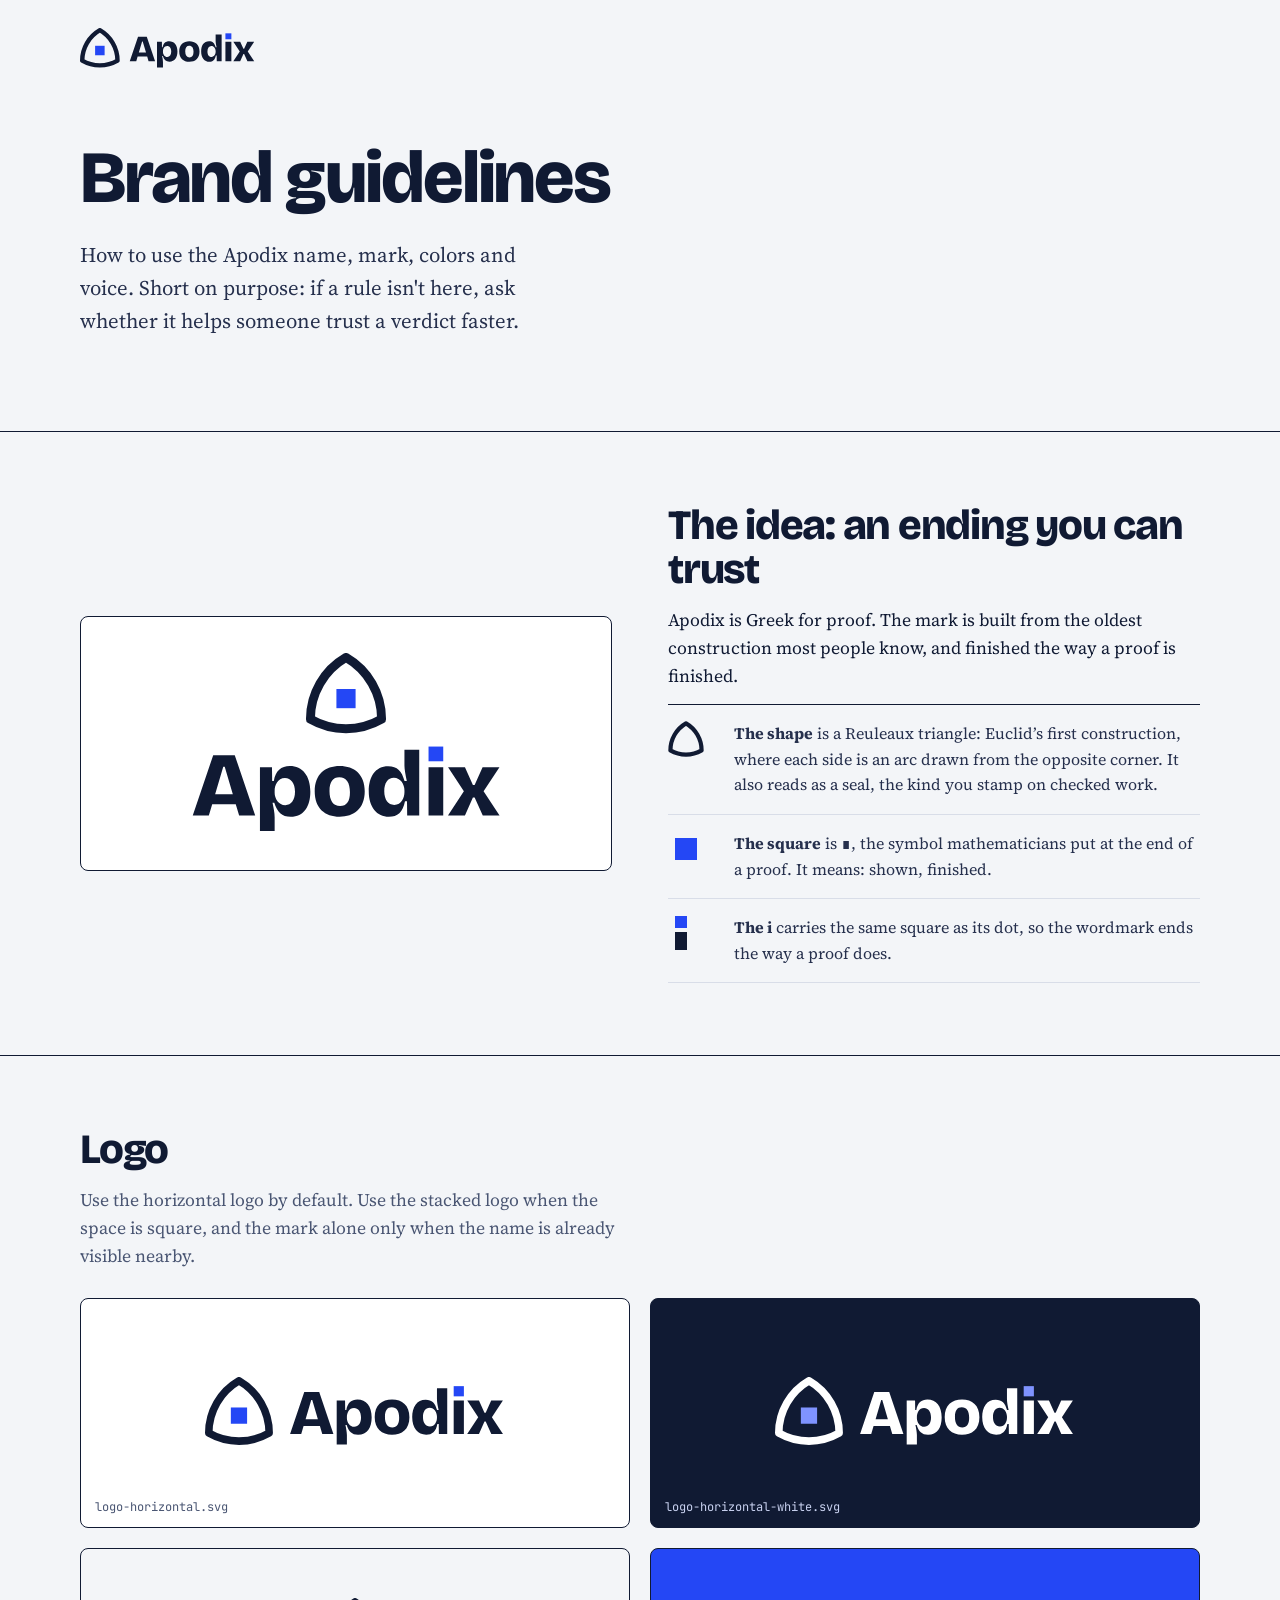
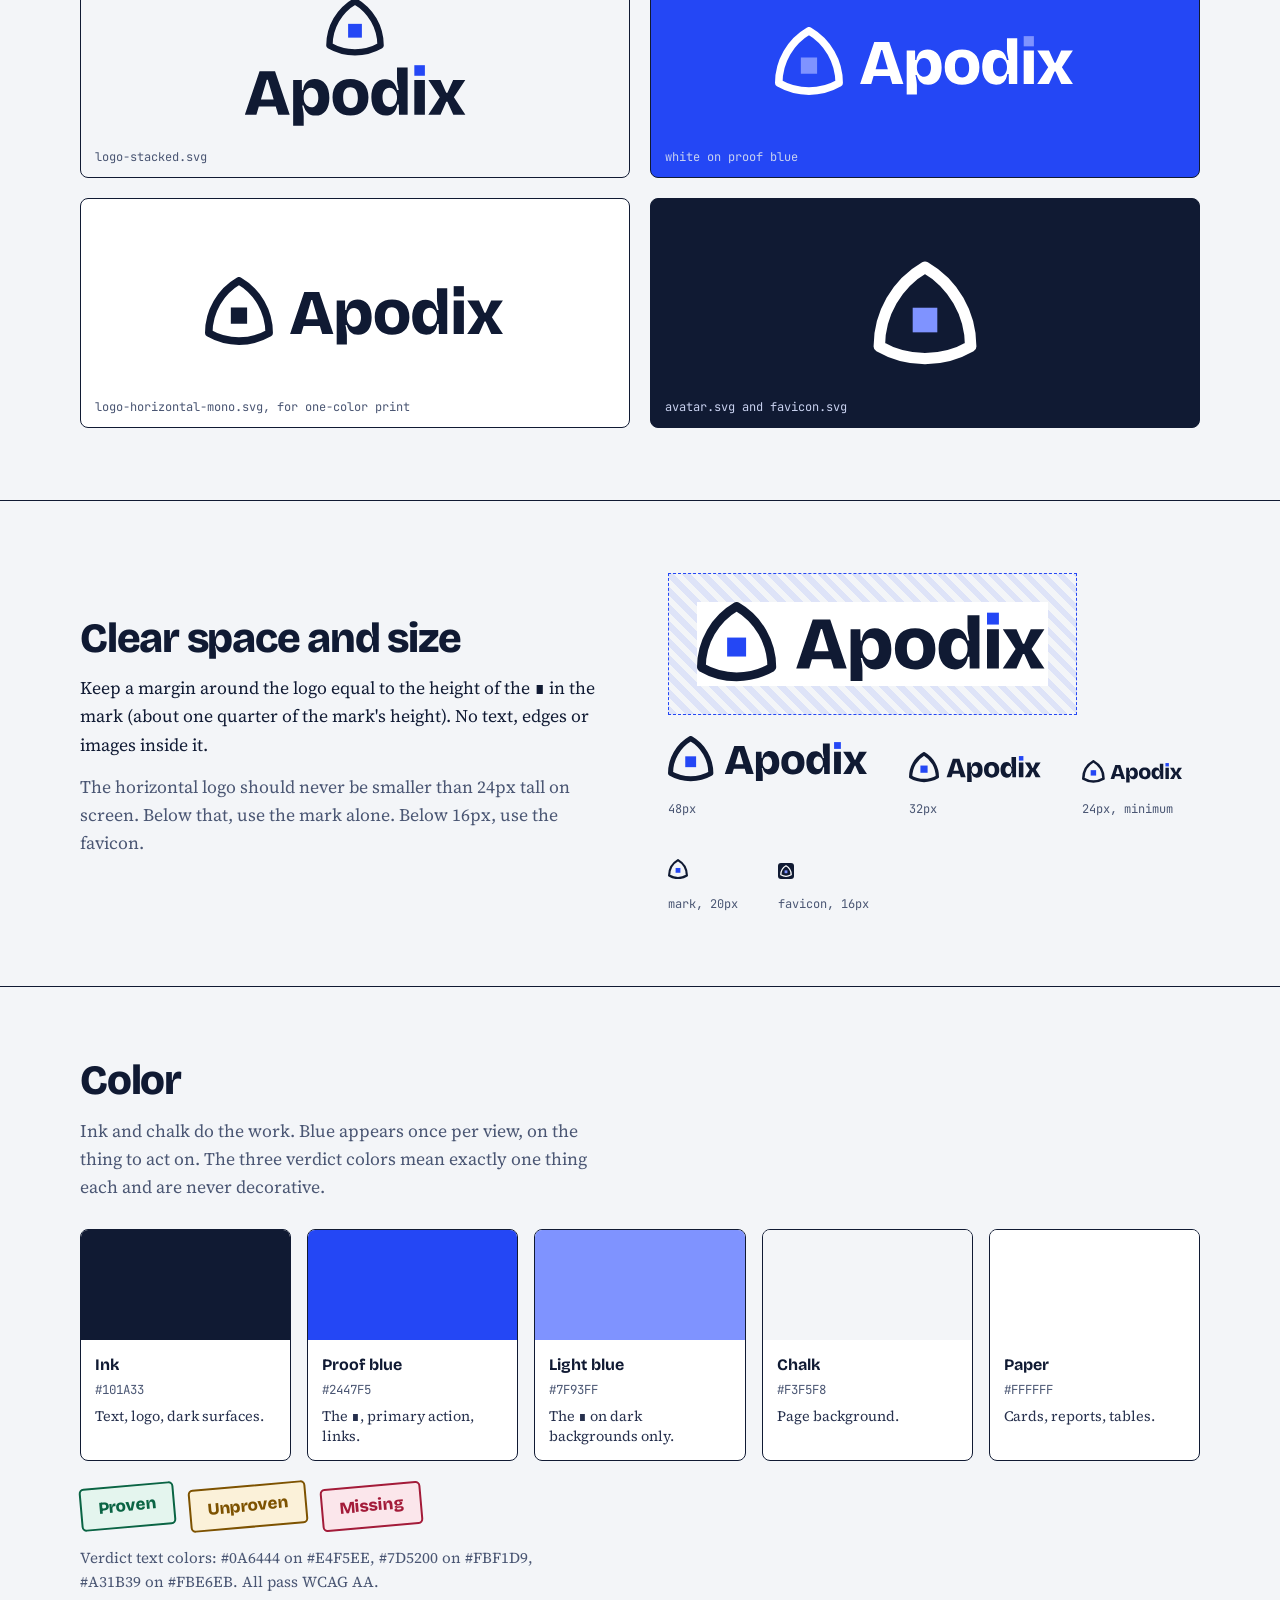
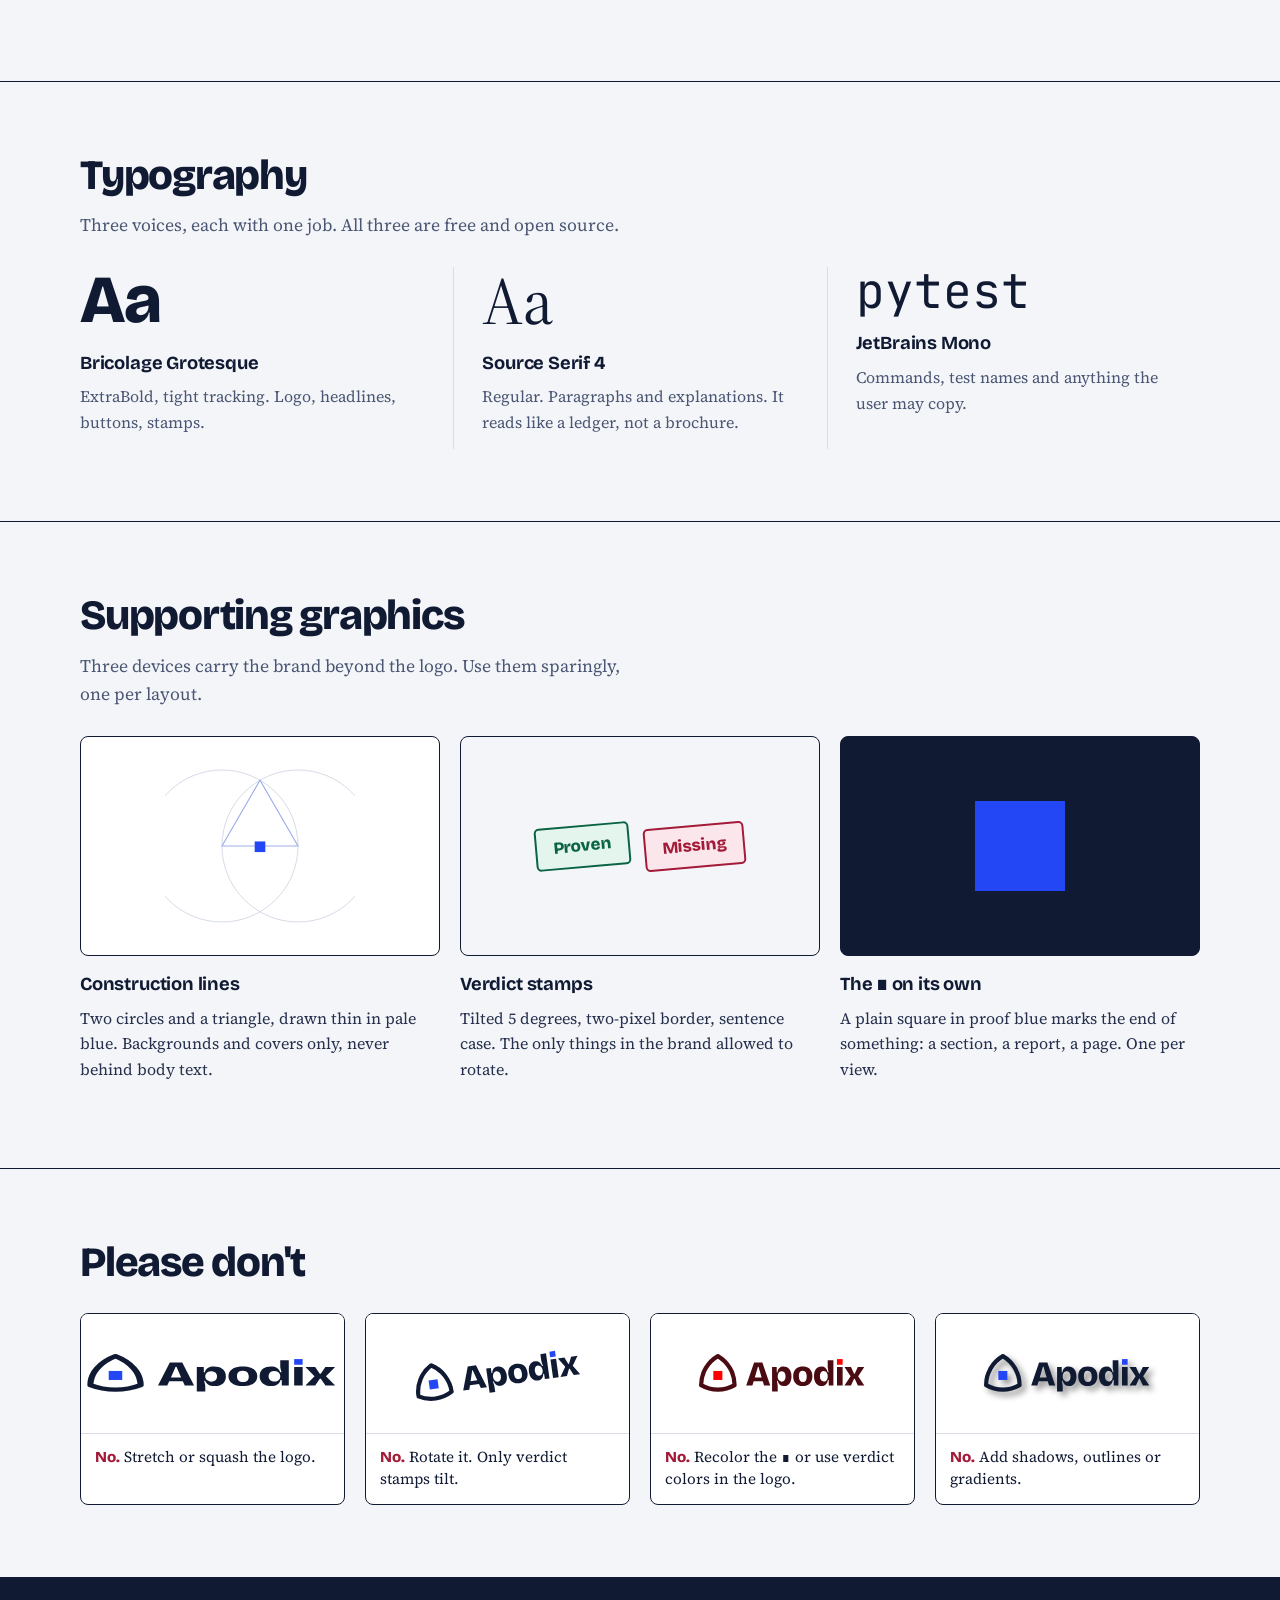
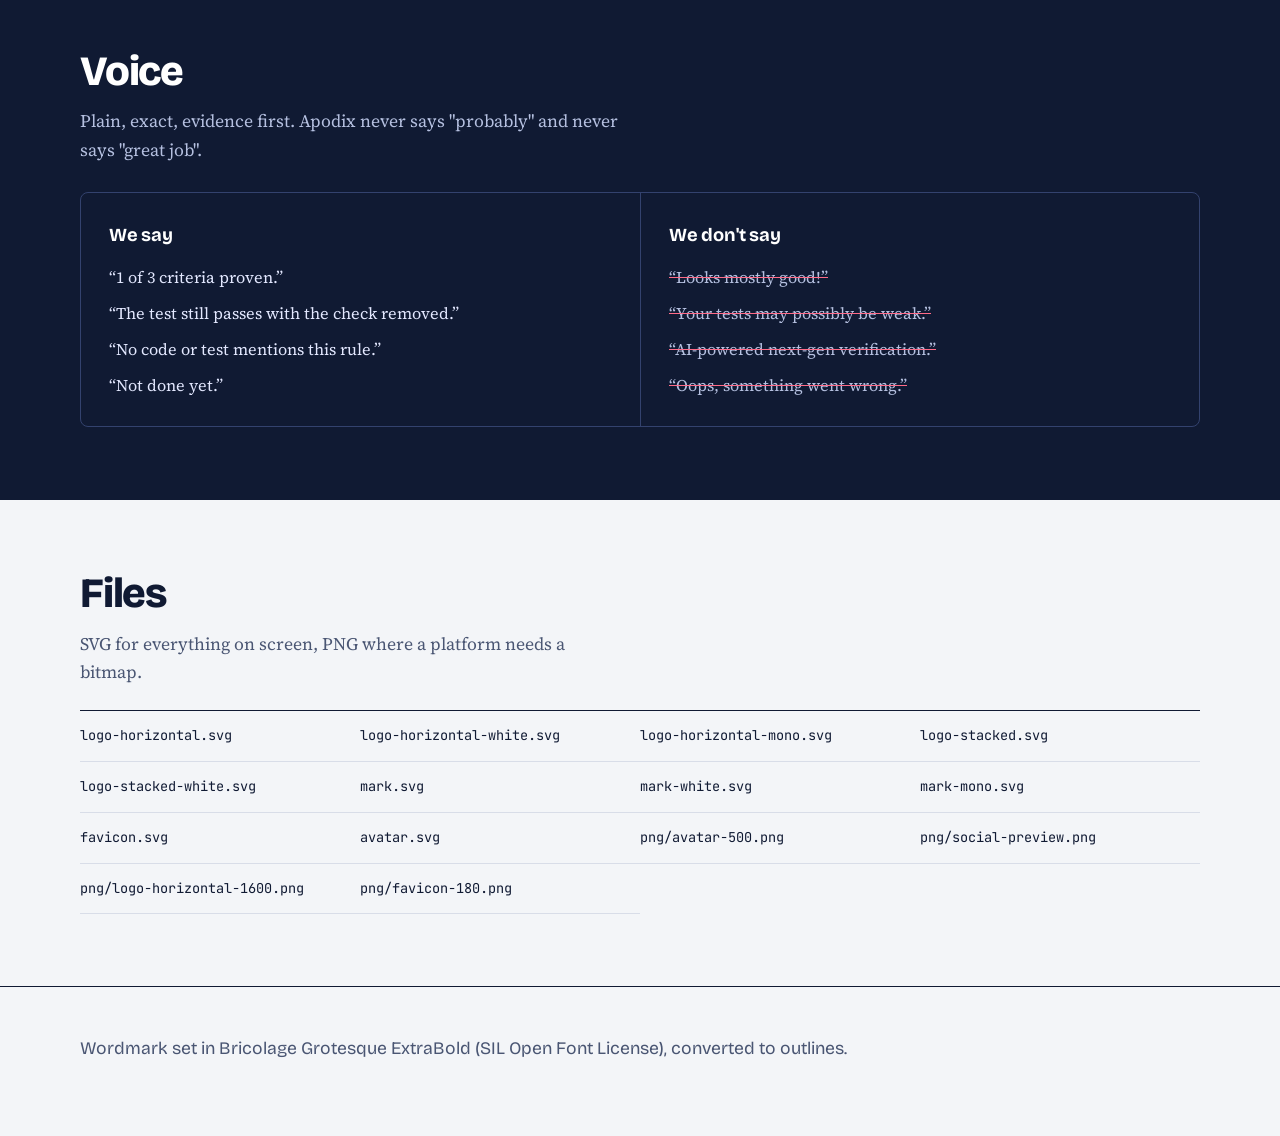
<file: brand/index.html>
<!doctype html>
<html lang="en">
<head>
<meta charset="utf-8">
<meta name="viewport" content="width=device-width, initial-scale=1">
<title>Apodix brand guidelines</title>
<link rel="icon" href="favicon.svg" type="image/svg+xml">
<link rel="preconnect" href="https://fonts.googleapis.com">
<link rel="preconnect" href="https://fonts.gstatic.com" crossorigin>
<link href="https://fonts.googleapis.com/css2?family=Bricolage+Grotesque:opsz,wght@12..96,500;12..96,700;12..96,800&family=Cardo:ital@0;1&family=JetBrains+Mono:wght@400;500&family=Source+Serif+4:opsz,wght@8..60,400;8..60,600&display=swap" rel="stylesheet">
<style>
:root {
  --chalk:#F3F5F8; --paper:#FFFFFF; --ink:#101A33; --slate:#4A5673; --line:#D8DDE8;
  --blue:#2447F5; --light-blue:#7F93FF;
  --display:"Bricolage Grotesque","Segoe UI",system-ui,sans-serif;
  --body:"Source Serif 4",Georgia,serif; --mono:"JetBrains Mono",ui-monospace,Consolas,monospace;
}
* { box-sizing:border-box; }
body { margin:0; background:var(--chalk); color:var(--ink); font-family:var(--body); font-size:1.1rem; line-height:1.6; -webkit-font-smoothing:antialiased; }
a { color:inherit; }
a:focus-visible { outline:3px solid var(--blue); outline-offset:3px; }
.wrap { width:min(1120px, 100% - 48px); margin-inline:auto; }
h1,h2,h3 { font-family:var(--display); letter-spacing:-0.03em; margin:0; }
h1 { font-weight:800; font-size:clamp(2.6rem,6vw,4.6rem); line-height:1; }
h2 { font-weight:800; font-size:clamp(1.8rem,3.4vw,2.6rem); line-height:1.05; margin-bottom:14px; }
h3 { font-weight:700; font-size:1.15rem; letter-spacing:-0.01em; margin-bottom:6px; }
p { margin:0 0 14px; max-width:60ch; }
.muted { color:var(--slate); }
header.top { padding:28px 0 0; }
header.top img { height:42px; display:block; }
.intro { padding:72px 0 80px; }
.intro p { font-size:1.3rem; max-width:44ch; color:#26304D; margin-top:22px; }
section { padding:72px 0; border-top:1.5px solid var(--ink); }
section.dark { background:var(--ink); color:#fff; }
section.dark .muted { color:#B5C0E0; }
.two { display:grid; grid-template-columns:1fr 1fr; gap:56px; align-items:center; }

/* concept */
.concept-art { background:var(--paper); border:1.5px solid var(--ink); border-radius:8px; padding:36px; display:flex; justify-content:center; }
.concept-art img { width:min(320px,100%); }
.parts { display:grid; gap:0; border-top:1.5px solid var(--ink); margin-top:8px; }
.part { display:grid; grid-template-columns:52px 1fr; gap:14px; padding:16px 0; border-bottom:1px solid var(--line); align-items:start; }
.part .sw { width:36px; height:36px; display:flex; align-items:center; justify-content:center; }
.part p { margin:0; font-size:1rem; color:#26304D; }

/* logo tiles */
.tiles { display:grid; grid-template-columns:repeat(2,1fr); gap:20px; }
.tile { border:1.5px solid var(--ink); border-radius:8px; min-height:230px; display:flex; align-items:center; justify-content:center; padding:32px; position:relative; }
.tile.light { background:var(--paper); }
.tile.dark { background:var(--ink); }
.tile.tint { background:var(--chalk); }
.tile.blue { background:var(--blue); }
.tile img { max-width:100%; }
.tile .cap { position:absolute; left:14px; bottom:10px; font-family:var(--mono); font-size:.75rem; color:var(--slate); }
.tile.dark .cap, .tile.blue .cap { color:#C9D2F0; }

/* clear space */
.clear { position:relative; display:inline-block; padding:28px; background:
  repeating-linear-gradient(45deg, rgba(36,71,245,.10) 0 6px, transparent 6px 12px); border:1.5px dashed var(--blue); }
.clear img { display:block; height:84px; background:var(--paper); }
.sizes { display:flex; gap:40px; align-items:flex-end; flex-wrap:wrap; margin-top:12px; }
.sizes figure { margin:0; }
.sizes figcaption { font-family:var(--mono); font-size:.75rem; color:var(--slate); margin-top:8px; }

/* colours */
.swatches { display:grid; grid-template-columns:repeat(5,1fr); gap:16px; }
.sw-card { border:1.5px solid var(--ink); border-radius:8px; overflow:hidden; background:var(--paper); }
.sw-card .chip { height:110px; }
.sw-card .meta { padding:12px 14px 14px; font-family:var(--display); }
.sw-card .meta strong { display:block; font-size:1rem; }
.sw-card .meta span { display:block; font-family:var(--mono); font-size:.78rem; color:var(--slate); margin-top:2px; }
.sw-card .meta em { display:block; font-family:var(--body); font-style:normal; font-size:.9rem; color:#26304D; margin-top:6px; line-height:1.4; }
.verdicts { display:flex; gap:14px; flex-wrap:wrap; margin-top:24px; }
.stamp { display:inline-block; font-family:var(--display); font-weight:800; font-size:1.05rem; padding:6px 16px; border:2.5px solid currentColor; border-radius:5px; transform:rotate(-5deg); }
.stamp.p { color:#0A6444; background:#E4F5EE; } .stamp.u { color:#7D5200; background:#FBF1D9; } .stamp.m { color:#A31B39; background:#FBE6EB; }

/* type */
.type { display:grid; grid-template-columns:repeat(3,1fr); gap:0; }
.type > div { padding:0 28px 0 0; }
.type > div + div { padding-left:28px; border-left:1.5px solid var(--line); }
.type .specimen { font-size:4.2rem; line-height:1; margin-bottom:14px; }
.f-display { font-family:var(--display); font-weight:800; letter-spacing:-0.035em; }
.f-body { font-family:var(--body); }
.f-mono { font-family:var(--mono); font-size:3rem !important; }

/* supporting graphics */
.gfx { display:grid; grid-template-columns:repeat(3,1fr); gap:20px; margin-top:28px; }
.gfx-art { border:1.5px solid var(--ink); border-radius:8px; height:220px; display:flex; align-items:center; justify-content:center; overflow:hidden; margin-bottom:14px; }
.gfx-item p { font-size:1rem; color:#26304D; }
/* don'ts */
.donts { display:grid; grid-template-columns:repeat(4,1fr); gap:20px; }
.dont { border:1.5px solid var(--ink); border-radius:8px; background:var(--paper); padding:0 0 14px; overflow:hidden; }
.dont .stage { height:120px; display:flex; align-items:center; justify-content:center; background:var(--paper); border-bottom:1px solid var(--line); overflow:hidden; }
.dont img { height:40px; }
.dont p { margin:12px 14px 0; font-size:.95rem; line-height:1.4; }
.dont .x { font-family:var(--display); font-weight:800; color:#A31B39; }

/* voice */
.voice { display:grid; grid-template-columns:1fr 1fr; gap:0; border:1.5px solid #33426E; border-radius:8px; overflow:hidden; }
.voice > div { padding:28px; }
.voice > div + div { border-left:1.5px solid #33426E; }
.voice h3 { margin-bottom:14px; }
.voice ul { margin:0; padding:0; list-style:none; display:grid; gap:10px; font-size:1.02rem; }
.voice li { color:#E3E8FF; }
.voice .no li { color:#B5C0E0; text-decoration:line-through; text-decoration-color:#FF6B88; }

/* downloads */
.files { display:grid; grid-template-columns:repeat(4,1fr); gap:0; border-top:1.5px solid var(--ink); }
.files a { display:block; padding:14px 14px 14px 0; border-bottom:1px solid var(--line); font-family:var(--mono); font-size:.85rem; text-decoration:none; }
.files a:hover { color:var(--blue); }
footer { padding:48px 0 72px; border-top:1.5px solid var(--ink); font-family:var(--display); color:var(--slate); }

@media (max-width:900px) {
  .gfx { grid-template-columns:1fr; }
  .two, .type, .voice { grid-template-columns:1fr; }
  .type > div, .type > div + div { padding:0 0 28px; border-left:0; }
  .swatches { grid-template-columns:repeat(2,1fr); }
  .donts, .files { grid-template-columns:repeat(2,1fr); }
  .voice > div + div { border-left:0; border-top:1.5px solid #33426E; }
}
@media (max-width:560px) { .tiles, .donts, .files { grid-template-columns:1fr; } }
</style>
</head>
<body>

<header class="top"><div class="wrap"><img src="data:image/svg+xml;utf8,%3Csvg%20xmlns%3D%22http%3A%2F%2Fwww.w3.org%2F2000%2Fsvg%22%20viewBox%3D%220%200%20259.2%2062%22%20role%3D%22img%22%20aria-label%3D%22Apodix%22%3E%3Cg%20transform%3D%22translate(3.25%203.25)%22%3E%3Cpath%20d%3D%22M0%2045A52%2052%200%200%200%2052%2045A52%2052%200%200%200%2026%200A52%2052%200%200%200%200%2045Z%22%20fill%3D%22none%22%20stroke%3D%22%23101A33%22%20stroke-width%3D%226.5%22%20stroke-linejoin%3D%22round%22%2F%3E%3Crect%20x%3D%2219%22%20y%3D%2223%22%20width%3D%2214%22%20height%3D%2214%22%20fill%3D%22%232447F5%22%2F%3E%3C%2Fg%3E%3Cg%20transform%3D%22translate(72.5%2049)%20scale(0.05454545454545454)%22%3E%3Cpath%20d%3D%22M14%200L190%200L227-124L485-124L522%200L698%200L474-660L238-660ZM348-534L364-534L453-232L259-232ZM750%20169L911%20169L911%2019C911-29%20899-85%20888-140L907-140C939-39%20989%2014%201087%2014C1232%2014%201302-102%201302-260C1302-435%201217-542%201077-542C983-542%20919-488%20902-376L884-378L882-528L750-528ZM1028-113C955-113%20911-186%20911-249L911-271C911-328%20943-410%201024-410C1090-410%201134-352%201134-259C1134-171%201093-113%201028-113ZM1623%2014C1779%2014%201898-73%201898-264C1898-450%201784-542%201624-542C1463-542%201350-451%201350-265C1350-79%201462%2014%201623%2014ZM1628-103C1554-103%201512-158%201512-267C1512-369%201549-419%201619-419C1698-419%201736-359%201736-254C1736-153%201700-103%201628-103ZM2163%2014C2257%2014%202316-36%202339-156L2361-156L2363%200L2495%200L2495-720L2333-720L2333-545C2333-505%202345-443%202359-377L2334-377C2305-486%202255-540%202155-540C2014-540%201942-425%201942-265C1942-91%202031%2014%202163%2014ZM2221-116C2154-116%202112-175%202112-265C2112-354%202151-412%202217-412C2291-412%202333-338%202333-275L2333-254C2333-197%202302-116%202221-116ZM2597%200L2758%200L2758-528L2597-528ZM2810%200L2996%200L3083-196L3102-196L3191%200L3375%200L3200-264L3374-528L3189-528L3102-334L3083-334L2996-528L2811-528L2984-264Z%22%20fill%3D%22%23101A33%22%2F%3E%3Crect%20x%3D%222597.0%22%20y%3D%22-754%22%20width%3D%22161.0%22%20height%3D%22161.0%22%20fill%3D%22%232447F5%22%2F%3E%3C%2Fg%3E%3C%2Fsvg%3E" alt="Apodix"></div></header>

<div class="wrap intro">
  <h1>Brand guidelines</h1>
  <p>How to use the Apodix name, mark, colors and voice. Short on purpose: if a rule isn't here, ask whether it helps someone trust a verdict faster.</p>
</div>

<!-- CONCEPT -->
<section aria-labelledby="concept">
  <div class="wrap two">
    <div class="concept-art"><img src="data:image/svg+xml;utf8,%3Csvg%20xmlns%3D%22http%3A%2F%2Fwww.w3.org%2F2000%2Fsvg%22%20viewBox%3D%220%200%20233.7%20132%22%20role%3D%22img%22%20aria-label%3D%22Apodix%22%3E%3Cg%20transform%3D%22translate(87.6%200)%22%3E%3Cg%20transform%3D%22translate(3.25%203.25)%22%3E%3Cpath%20d%3D%22M0%2045A52%2052%200%200%200%2052%2045A52%2052%200%200%200%2026%200A52%2052%200%200%200%200%2045Z%22%20fill%3D%22none%22%20stroke%3D%22%23101A33%22%20stroke-width%3D%226.5%22%20stroke-linejoin%3D%22round%22%2F%3E%3Crect%20x%3D%2219%22%20y%3D%2223%22%20width%3D%2214%22%20height%3D%2214%22%20fill%3D%22%232447F5%22%2F%3E%3C%2Fg%3E%3C%2Fg%3E%3Cg%20transform%3D%22translate(4%20118.5)%20scale(0.06666666666666667)%22%3E%3Cpath%20d%3D%22M14%200L190%200L227-124L485-124L522%200L698%200L474-660L238-660ZM348-534L364-534L453-232L259-232ZM750%20169L911%20169L911%2019C911-29%20899-85%20888-140L907-140C939-39%20989%2014%201087%2014C1232%2014%201302-102%201302-260C1302-435%201217-542%201077-542C983-542%20919-488%20902-376L884-378L882-528L750-528ZM1028-113C955-113%20911-186%20911-249L911-271C911-328%20943-410%201024-410C1090-410%201134-352%201134-259C1134-171%201093-113%201028-113ZM1623%2014C1779%2014%201898-73%201898-264C1898-450%201784-542%201624-542C1463-542%201350-451%201350-265C1350-79%201462%2014%201623%2014ZM1628-103C1554-103%201512-158%201512-267C1512-369%201549-419%201619-419C1698-419%201736-359%201736-254C1736-153%201700-103%201628-103ZM2163%2014C2257%2014%202316-36%202339-156L2361-156L2363%200L2495%200L2495-720L2333-720L2333-545C2333-505%202345-443%202359-377L2334-377C2305-486%202255-540%202155-540C2014-540%201942-425%201942-265C1942-91%202031%2014%202163%2014ZM2221-116C2154-116%202112-175%202112-265C2112-354%202151-412%202217-412C2291-412%202333-338%202333-275L2333-254C2333-197%202302-116%202221-116ZM2597%200L2758%200L2758-528L2597-528ZM2810%200L2996%200L3083-196L3102-196L3191%200L3375%200L3200-264L3374-528L3189-528L3102-334L3083-334L2996-528L2811-528L2984-264Z%22%20fill%3D%22%23101A33%22%2F%3E%3Crect%20x%3D%222597.0%22%20y%3D%22-754%22%20width%3D%22161.0%22%20height%3D%22161.0%22%20fill%3D%22%232447F5%22%2F%3E%3C%2Fg%3E%3C%2Fsvg%3E" alt="Apodix stacked logo"></div>
    <div>
      <h2 id="concept">The idea: an ending you can trust</h2>
      <p>Apodix is Greek for proof. The mark is built from the oldest construction most people know, and finished the way a proof is finished.</p>
      <div class="parts">
        <div class="part">
          <div class="sw"><svg width="38" height="38" viewBox="-4 -4 60 60"><path d="M0 45A52 52 0 0 0 52 45A52 52 0 0 0 26 0A52 52 0 0 0 0 45Z" fill="none" stroke="#101A33" stroke-width="7" stroke-linejoin="round"/></svg></div>
          <p><b>The shape</b> is a Reuleaux triangle: Euclid’s first construction, where each side is an arc drawn from the opposite corner. It also reads as a seal, the kind you stamp on checked work.</p>
        </div>
        <div class="part">
          <div class="sw"><svg width="22" height="22"><rect width="22" height="22" fill="#2447F5"/></svg></div>
          <p><b>The square</b> is ∎, the symbol mathematicians put at the end of a proof. It means: shown, finished.</p>
        </div>
        <div class="part">
          <div class="sw"><svg width="24" height="34" viewBox="0 0 24 34"><rect x="1" y="0" width="12" height="12" fill="#2447F5"/><rect x="1" y="16" width="12" height="18" fill="#101A33"/></svg></div>
          <p><b>The i</b> carries the same square as its dot, so the wordmark ends the way a proof does.</p>
        </div>
      </div>
    </div>
  </div>
</section>

<!-- LOGO -->
<section aria-labelledby="logo">
  <div class="wrap">
    <h2 id="logo">Logo</h2>
    <p class="muted">Use the horizontal logo by default. Use the stacked logo when the space is square, and the mark alone only when the name is already visible nearby.</p>
    <div class="tiles" style="margin-top:28px">
      <div class="tile light"><img src="data:image/svg+xml;utf8,%3Csvg%20xmlns%3D%22http%3A%2F%2Fwww.w3.org%2F2000%2Fsvg%22%20viewBox%3D%220%200%20259.2%2062%22%20role%3D%22img%22%20aria-label%3D%22Apodix%22%3E%3Cg%20transform%3D%22translate(3.25%203.25)%22%3E%3Cpath%20d%3D%22M0%2045A52%2052%200%200%200%2052%2045A52%2052%200%200%200%2026%200A52%2052%200%200%200%200%2045Z%22%20fill%3D%22none%22%20stroke%3D%22%23101A33%22%20stroke-width%3D%226.5%22%20stroke-linejoin%3D%22round%22%2F%3E%3Crect%20x%3D%2219%22%20y%3D%2223%22%20width%3D%2214%22%20height%3D%2214%22%20fill%3D%22%232447F5%22%2F%3E%3C%2Fg%3E%3Cg%20transform%3D%22translate(72.5%2049)%20scale(0.05454545454545454)%22%3E%3Cpath%20d%3D%22M14%200L190%200L227-124L485-124L522%200L698%200L474-660L238-660ZM348-534L364-534L453-232L259-232ZM750%20169L911%20169L911%2019C911-29%20899-85%20888-140L907-140C939-39%20989%2014%201087%2014C1232%2014%201302-102%201302-260C1302-435%201217-542%201077-542C983-542%20919-488%20902-376L884-378L882-528L750-528ZM1028-113C955-113%20911-186%20911-249L911-271C911-328%20943-410%201024-410C1090-410%201134-352%201134-259C1134-171%201093-113%201028-113ZM1623%2014C1779%2014%201898-73%201898-264C1898-450%201784-542%201624-542C1463-542%201350-451%201350-265C1350-79%201462%2014%201623%2014ZM1628-103C1554-103%201512-158%201512-267C1512-369%201549-419%201619-419C1698-419%201736-359%201736-254C1736-153%201700-103%201628-103ZM2163%2014C2257%2014%202316-36%202339-156L2361-156L2363%200L2495%200L2495-720L2333-720L2333-545C2333-505%202345-443%202359-377L2334-377C2305-486%202255-540%202155-540C2014-540%201942-425%201942-265C1942-91%202031%2014%202163%2014ZM2221-116C2154-116%202112-175%202112-265C2112-354%202151-412%202217-412C2291-412%202333-338%202333-275L2333-254C2333-197%202302-116%202221-116ZM2597%200L2758%200L2758-528L2597-528ZM2810%200L2996%200L3083-196L3102-196L3191%200L3375%200L3200-264L3374-528L3189-528L3102-334L3083-334L2996-528L2811-528L2984-264Z%22%20fill%3D%22%23101A33%22%2F%3E%3Crect%20x%3D%222597.0%22%20y%3D%22-754%22%20width%3D%22161.0%22%20height%3D%22161.0%22%20fill%3D%22%232447F5%22%2F%3E%3C%2Fg%3E%3C%2Fsvg%3E" alt="" height="72"><span class="cap">logo-horizontal.svg</span></div>
      <div class="tile dark"><img src="data:image/svg+xml;utf8,%3Csvg%20xmlns%3D%22http%3A%2F%2Fwww.w3.org%2F2000%2Fsvg%22%20viewBox%3D%220%200%20259.2%2062%22%20role%3D%22img%22%20aria-label%3D%22Apodix%22%3E%3Cg%20transform%3D%22translate(3.25%203.25)%22%3E%3Cpath%20d%3D%22M0%2045A52%2052%200%200%200%2052%2045A52%2052%200%200%200%2026%200A52%2052%200%200%200%200%2045Z%22%20fill%3D%22none%22%20stroke%3D%22%23FFFFFF%22%20stroke-width%3D%226.5%22%20stroke-linejoin%3D%22round%22%2F%3E%3Crect%20x%3D%2219%22%20y%3D%2223%22%20width%3D%2214%22%20height%3D%2214%22%20fill%3D%22%237F93FF%22%2F%3E%3C%2Fg%3E%3Cg%20transform%3D%22translate(72.5%2049)%20scale(0.05454545454545454)%22%3E%3Cpath%20d%3D%22M14%200L190%200L227-124L485-124L522%200L698%200L474-660L238-660ZM348-534L364-534L453-232L259-232ZM750%20169L911%20169L911%2019C911-29%20899-85%20888-140L907-140C939-39%20989%2014%201087%2014C1232%2014%201302-102%201302-260C1302-435%201217-542%201077-542C983-542%20919-488%20902-376L884-378L882-528L750-528ZM1028-113C955-113%20911-186%20911-249L911-271C911-328%20943-410%201024-410C1090-410%201134-352%201134-259C1134-171%201093-113%201028-113ZM1623%2014C1779%2014%201898-73%201898-264C1898-450%201784-542%201624-542C1463-542%201350-451%201350-265C1350-79%201462%2014%201623%2014ZM1628-103C1554-103%201512-158%201512-267C1512-369%201549-419%201619-419C1698-419%201736-359%201736-254C1736-153%201700-103%201628-103ZM2163%2014C2257%2014%202316-36%202339-156L2361-156L2363%200L2495%200L2495-720L2333-720L2333-545C2333-505%202345-443%202359-377L2334-377C2305-486%202255-540%202155-540C2014-540%201942-425%201942-265C1942-91%202031%2014%202163%2014ZM2221-116C2154-116%202112-175%202112-265C2112-354%202151-412%202217-412C2291-412%202333-338%202333-275L2333-254C2333-197%202302-116%202221-116ZM2597%200L2758%200L2758-528L2597-528ZM2810%200L2996%200L3083-196L3102-196L3191%200L3375%200L3200-264L3374-528L3189-528L3102-334L3083-334L2996-528L2811-528L2984-264Z%22%20fill%3D%22%23FFFFFF%22%2F%3E%3Crect%20x%3D%222597.0%22%20y%3D%22-754%22%20width%3D%22161.0%22%20height%3D%22161.0%22%20fill%3D%22%237F93FF%22%2F%3E%3C%2Fg%3E%3C%2Fsvg%3E" alt="" height="72"><span class="cap">logo-horizontal-white.svg</span></div>
      <div class="tile tint"><img src="data:image/svg+xml;utf8,%3Csvg%20xmlns%3D%22http%3A%2F%2Fwww.w3.org%2F2000%2Fsvg%22%20viewBox%3D%220%200%20233.7%20132%22%20role%3D%22img%22%20aria-label%3D%22Apodix%22%3E%3Cg%20transform%3D%22translate(87.6%200)%22%3E%3Cg%20transform%3D%22translate(3.25%203.25)%22%3E%3Cpath%20d%3D%22M0%2045A52%2052%200%200%200%2052%2045A52%2052%200%200%200%2026%200A52%2052%200%200%200%200%2045Z%22%20fill%3D%22none%22%20stroke%3D%22%23101A33%22%20stroke-width%3D%226.5%22%20stroke-linejoin%3D%22round%22%2F%3E%3Crect%20x%3D%2219%22%20y%3D%2223%22%20width%3D%2214%22%20height%3D%2214%22%20fill%3D%22%232447F5%22%2F%3E%3C%2Fg%3E%3C%2Fg%3E%3Cg%20transform%3D%22translate(4%20118.5)%20scale(0.06666666666666667)%22%3E%3Cpath%20d%3D%22M14%200L190%200L227-124L485-124L522%200L698%200L474-660L238-660ZM348-534L364-534L453-232L259-232ZM750%20169L911%20169L911%2019C911-29%20899-85%20888-140L907-140C939-39%20989%2014%201087%2014C1232%2014%201302-102%201302-260C1302-435%201217-542%201077-542C983-542%20919-488%20902-376L884-378L882-528L750-528ZM1028-113C955-113%20911-186%20911-249L911-271C911-328%20943-410%201024-410C1090-410%201134-352%201134-259C1134-171%201093-113%201028-113ZM1623%2014C1779%2014%201898-73%201898-264C1898-450%201784-542%201624-542C1463-542%201350-451%201350-265C1350-79%201462%2014%201623%2014ZM1628-103C1554-103%201512-158%201512-267C1512-369%201549-419%201619-419C1698-419%201736-359%201736-254C1736-153%201700-103%201628-103ZM2163%2014C2257%2014%202316-36%202339-156L2361-156L2363%200L2495%200L2495-720L2333-720L2333-545C2333-505%202345-443%202359-377L2334-377C2305-486%202255-540%202155-540C2014-540%201942-425%201942-265C1942-91%202031%2014%202163%2014ZM2221-116C2154-116%202112-175%202112-265C2112-354%202151-412%202217-412C2291-412%202333-338%202333-275L2333-254C2333-197%202302-116%202221-116ZM2597%200L2758%200L2758-528L2597-528ZM2810%200L2996%200L3083-196L3102-196L3191%200L3375%200L3200-264L3374-528L3189-528L3102-334L3083-334L2996-528L2811-528L2984-264Z%22%20fill%3D%22%23101A33%22%2F%3E%3Crect%20x%3D%222597.0%22%20y%3D%22-754%22%20width%3D%22161.0%22%20height%3D%22161.0%22%20fill%3D%22%232447F5%22%2F%3E%3C%2Fg%3E%3C%2Fsvg%3E" alt="" height="130"><span class="cap">logo-stacked.svg</span></div>
      <div class="tile blue"><img src="data:image/svg+xml;utf8,%3Csvg%20xmlns%3D%22http%3A%2F%2Fwww.w3.org%2F2000%2Fsvg%22%20viewBox%3D%220%200%20259.2%2062%22%20role%3D%22img%22%20aria-label%3D%22Apodix%22%3E%3Cg%20transform%3D%22translate(3.25%203.25)%22%3E%3Cpath%20d%3D%22M0%2045A52%2052%200%200%200%2052%2045A52%2052%200%200%200%2026%200A52%2052%200%200%200%200%2045Z%22%20fill%3D%22none%22%20stroke%3D%22%23FFFFFF%22%20stroke-width%3D%226.5%22%20stroke-linejoin%3D%22round%22%2F%3E%3Crect%20x%3D%2219%22%20y%3D%2223%22%20width%3D%2214%22%20height%3D%2214%22%20fill%3D%22%237F93FF%22%2F%3E%3C%2Fg%3E%3Cg%20transform%3D%22translate(72.5%2049)%20scale(0.05454545454545454)%22%3E%3Cpath%20d%3D%22M14%200L190%200L227-124L485-124L522%200L698%200L474-660L238-660ZM348-534L364-534L453-232L259-232ZM750%20169L911%20169L911%2019C911-29%20899-85%20888-140L907-140C939-39%20989%2014%201087%2014C1232%2014%201302-102%201302-260C1302-435%201217-542%201077-542C983-542%20919-488%20902-376L884-378L882-528L750-528ZM1028-113C955-113%20911-186%20911-249L911-271C911-328%20943-410%201024-410C1090-410%201134-352%201134-259C1134-171%201093-113%201028-113ZM1623%2014C1779%2014%201898-73%201898-264C1898-450%201784-542%201624-542C1463-542%201350-451%201350-265C1350-79%201462%2014%201623%2014ZM1628-103C1554-103%201512-158%201512-267C1512-369%201549-419%201619-419C1698-419%201736-359%201736-254C1736-153%201700-103%201628-103ZM2163%2014C2257%2014%202316-36%202339-156L2361-156L2363%200L2495%200L2495-720L2333-720L2333-545C2333-505%202345-443%202359-377L2334-377C2305-486%202255-540%202155-540C2014-540%201942-425%201942-265C1942-91%202031%2014%202163%2014ZM2221-116C2154-116%202112-175%202112-265C2112-354%202151-412%202217-412C2291-412%202333-338%202333-275L2333-254C2333-197%202302-116%202221-116ZM2597%200L2758%200L2758-528L2597-528ZM2810%200L2996%200L3083-196L3102-196L3191%200L3375%200L3200-264L3374-528L3189-528L3102-334L3083-334L2996-528L2811-528L2984-264Z%22%20fill%3D%22%23FFFFFF%22%2F%3E%3Crect%20x%3D%222597.0%22%20y%3D%22-754%22%20width%3D%22161.0%22%20height%3D%22161.0%22%20fill%3D%22%237F93FF%22%2F%3E%3C%2Fg%3E%3C%2Fsvg%3E" alt="" height="72"><span class="cap">white on proof blue</span></div>
      <div class="tile light"><img src="data:image/svg+xml;utf8,%3Csvg%20xmlns%3D%22http%3A%2F%2Fwww.w3.org%2F2000%2Fsvg%22%20viewBox%3D%220%200%20259.2%2062%22%20role%3D%22img%22%20aria-label%3D%22Apodix%22%3E%3Cg%20transform%3D%22translate(3.25%203.25)%22%3E%3Cpath%20d%3D%22M0%2045A52%2052%200%200%200%2052%2045A52%2052%200%200%200%2026%200A52%2052%200%200%200%200%2045Z%22%20fill%3D%22none%22%20stroke%3D%22%23101A33%22%20stroke-width%3D%226.5%22%20stroke-linejoin%3D%22round%22%2F%3E%3Crect%20x%3D%2219%22%20y%3D%2223%22%20width%3D%2214%22%20height%3D%2214%22%20fill%3D%22%23101A33%22%2F%3E%3C%2Fg%3E%3Cg%20transform%3D%22translate(72.5%2049)%20scale(0.05454545454545454)%22%3E%3Cpath%20d%3D%22M14%200L190%200L227-124L485-124L522%200L698%200L474-660L238-660ZM348-534L364-534L453-232L259-232ZM750%20169L911%20169L911%2019C911-29%20899-85%20888-140L907-140C939-39%20989%2014%201087%2014C1232%2014%201302-102%201302-260C1302-435%201217-542%201077-542C983-542%20919-488%20902-376L884-378L882-528L750-528ZM1028-113C955-113%20911-186%20911-249L911-271C911-328%20943-410%201024-410C1090-410%201134-352%201134-259C1134-171%201093-113%201028-113ZM1623%2014C1779%2014%201898-73%201898-264C1898-450%201784-542%201624-542C1463-542%201350-451%201350-265C1350-79%201462%2014%201623%2014ZM1628-103C1554-103%201512-158%201512-267C1512-369%201549-419%201619-419C1698-419%201736-359%201736-254C1736-153%201700-103%201628-103ZM2163%2014C2257%2014%202316-36%202339-156L2361-156L2363%200L2495%200L2495-720L2333-720L2333-545C2333-505%202345-443%202359-377L2334-377C2305-486%202255-540%202155-540C2014-540%201942-425%201942-265C1942-91%202031%2014%202163%2014ZM2221-116C2154-116%202112-175%202112-265C2112-354%202151-412%202217-412C2291-412%202333-338%202333-275L2333-254C2333-197%202302-116%202221-116ZM2597%200L2758%200L2758-528L2597-528ZM2810%200L2996%200L3083-196L3102-196L3191%200L3375%200L3200-264L3374-528L3189-528L3102-334L3083-334L2996-528L2811-528L2984-264Z%22%20fill%3D%22%23101A33%22%2F%3E%3Crect%20x%3D%222597.0%22%20y%3D%22-754%22%20width%3D%22161.0%22%20height%3D%22161.0%22%20fill%3D%22%23101A33%22%2F%3E%3C%2Fg%3E%3C%2Fsvg%3E" alt="" height="72"><span class="cap">logo-horizontal-mono.svg, for one-color print</span></div>
      <div class="tile dark"><img src="data:image/svg+xml;utf8,%3Csvg%20xmlns%3D%22http%3A%2F%2Fwww.w3.org%2F2000%2Fsvg%22%20viewBox%3D%220%200%20512%20512%22%3E%3Crect%20width%3D%22512%22%20height%3D%22512%22%20fill%3D%22%23101A33%22%2F%3E%3Cg%20transform%3D%22translate(80.5%2080.5)%20scale(6)%20translate(3.25%203.25)%22%3E%3Cpath%20d%3D%22M0%2045A52%2052%200%200%200%2052%2045A52%2052%200%200%200%2026%200A52%2052%200%200%200%200%2045Z%22%20fill%3D%22none%22%20stroke%3D%22%23FFFFFF%22%20stroke-width%3D%226.5%22%20stroke-linejoin%3D%22round%22%2F%3E%3Crect%20x%3D%2219%22%20y%3D%2223%22%20width%3D%2214%22%20height%3D%2214%22%20fill%3D%22%237F93FF%22%2F%3E%3C%2Fg%3E%3C%2Fsvg%3E" alt="" height="150"><span class="cap">avatar.svg and favicon.svg</span></div>
    </div>
  </div>
</section>

<!-- CLEAR SPACE -->
<section aria-labelledby="space">
  <div class="wrap two">
    <div>
      <h2 id="space">Clear space and size</h2>
      <p>Keep a margin around the logo equal to the height of the ∎ in the mark (about one quarter of the mark's height). No text, edges or images inside it.</p>
      <p class="muted">The horizontal logo should never be smaller than 24px tall on screen. Below that, use the mark alone. Below 16px, use the favicon.</p>
    </div>
    <div>
      <div class="clear"><img src="data:image/svg+xml;utf8,%3Csvg%20xmlns%3D%22http%3A%2F%2Fwww.w3.org%2F2000%2Fsvg%22%20viewBox%3D%220%200%20259.2%2062%22%20role%3D%22img%22%20aria-label%3D%22Apodix%22%3E%3Cg%20transform%3D%22translate(3.25%203.25)%22%3E%3Cpath%20d%3D%22M0%2045A52%2052%200%200%200%2052%2045A52%2052%200%200%200%2026%200A52%2052%200%200%200%200%2045Z%22%20fill%3D%22none%22%20stroke%3D%22%23101A33%22%20stroke-width%3D%226.5%22%20stroke-linejoin%3D%22round%22%2F%3E%3Crect%20x%3D%2219%22%20y%3D%2223%22%20width%3D%2214%22%20height%3D%2214%22%20fill%3D%22%232447F5%22%2F%3E%3C%2Fg%3E%3Cg%20transform%3D%22translate(72.5%2049)%20scale(0.05454545454545454)%22%3E%3Cpath%20d%3D%22M14%200L190%200L227-124L485-124L522%200L698%200L474-660L238-660ZM348-534L364-534L453-232L259-232ZM750%20169L911%20169L911%2019C911-29%20899-85%20888-140L907-140C939-39%20989%2014%201087%2014C1232%2014%201302-102%201302-260C1302-435%201217-542%201077-542C983-542%20919-488%20902-376L884-378L882-528L750-528ZM1028-113C955-113%20911-186%20911-249L911-271C911-328%20943-410%201024-410C1090-410%201134-352%201134-259C1134-171%201093-113%201028-113ZM1623%2014C1779%2014%201898-73%201898-264C1898-450%201784-542%201624-542C1463-542%201350-451%201350-265C1350-79%201462%2014%201623%2014ZM1628-103C1554-103%201512-158%201512-267C1512-369%201549-419%201619-419C1698-419%201736-359%201736-254C1736-153%201700-103%201628-103ZM2163%2014C2257%2014%202316-36%202339-156L2361-156L2363%200L2495%200L2495-720L2333-720L2333-545C2333-505%202345-443%202359-377L2334-377C2305-486%202255-540%202155-540C2014-540%201942-425%201942-265C1942-91%202031%2014%202163%2014ZM2221-116C2154-116%202112-175%202112-265C2112-354%202151-412%202217-412C2291-412%202333-338%202333-275L2333-254C2333-197%202302-116%202221-116ZM2597%200L2758%200L2758-528L2597-528ZM2810%200L2996%200L3083-196L3102-196L3191%200L3375%200L3200-264L3374-528L3189-528L3102-334L3083-334L2996-528L2811-528L2984-264Z%22%20fill%3D%22%23101A33%22%2F%3E%3Crect%20x%3D%222597.0%22%20y%3D%22-754%22%20width%3D%22161.0%22%20height%3D%22161.0%22%20fill%3D%22%232447F5%22%2F%3E%3C%2Fg%3E%3C%2Fsvg%3E" alt="Horizontal logo with clear space"></div>
      <div class="sizes">
        <figure><img src="data:image/svg+xml;utf8,%3Csvg%20xmlns%3D%22http%3A%2F%2Fwww.w3.org%2F2000%2Fsvg%22%20viewBox%3D%220%200%20259.2%2062%22%20role%3D%22img%22%20aria-label%3D%22Apodix%22%3E%3Cg%20transform%3D%22translate(3.25%203.25)%22%3E%3Cpath%20d%3D%22M0%2045A52%2052%200%200%200%2052%2045A52%2052%200%200%200%2026%200A52%2052%200%200%200%200%2045Z%22%20fill%3D%22none%22%20stroke%3D%22%23101A33%22%20stroke-width%3D%226.5%22%20stroke-linejoin%3D%22round%22%2F%3E%3Crect%20x%3D%2219%22%20y%3D%2223%22%20width%3D%2214%22%20height%3D%2214%22%20fill%3D%22%232447F5%22%2F%3E%3C%2Fg%3E%3Cg%20transform%3D%22translate(72.5%2049)%20scale(0.05454545454545454)%22%3E%3Cpath%20d%3D%22M14%200L190%200L227-124L485-124L522%200L698%200L474-660L238-660ZM348-534L364-534L453-232L259-232ZM750%20169L911%20169L911%2019C911-29%20899-85%20888-140L907-140C939-39%20989%2014%201087%2014C1232%2014%201302-102%201302-260C1302-435%201217-542%201077-542C983-542%20919-488%20902-376L884-378L882-528L750-528ZM1028-113C955-113%20911-186%20911-249L911-271C911-328%20943-410%201024-410C1090-410%201134-352%201134-259C1134-171%201093-113%201028-113ZM1623%2014C1779%2014%201898-73%201898-264C1898-450%201784-542%201624-542C1463-542%201350-451%201350-265C1350-79%201462%2014%201623%2014ZM1628-103C1554-103%201512-158%201512-267C1512-369%201549-419%201619-419C1698-419%201736-359%201736-254C1736-153%201700-103%201628-103ZM2163%2014C2257%2014%202316-36%202339-156L2361-156L2363%200L2495%200L2495-720L2333-720L2333-545C2333-505%202345-443%202359-377L2334-377C2305-486%202255-540%202155-540C2014-540%201942-425%201942-265C1942-91%202031%2014%202163%2014ZM2221-116C2154-116%202112-175%202112-265C2112-354%202151-412%202217-412C2291-412%202333-338%202333-275L2333-254C2333-197%202302-116%202221-116ZM2597%200L2758%200L2758-528L2597-528ZM2810%200L2996%200L3083-196L3102-196L3191%200L3375%200L3200-264L3374-528L3189-528L3102-334L3083-334L2996-528L2811-528L2984-264Z%22%20fill%3D%22%23101A33%22%2F%3E%3Crect%20x%3D%222597.0%22%20y%3D%22-754%22%20width%3D%22161.0%22%20height%3D%22161.0%22%20fill%3D%22%232447F5%22%2F%3E%3C%2Fg%3E%3C%2Fsvg%3E" height="48" alt=""><figcaption>48px</figcaption></figure>
        <figure><img src="data:image/svg+xml;utf8,%3Csvg%20xmlns%3D%22http%3A%2F%2Fwww.w3.org%2F2000%2Fsvg%22%20viewBox%3D%220%200%20259.2%2062%22%20role%3D%22img%22%20aria-label%3D%22Apodix%22%3E%3Cg%20transform%3D%22translate(3.25%203.25)%22%3E%3Cpath%20d%3D%22M0%2045A52%2052%200%200%200%2052%2045A52%2052%200%200%200%2026%200A52%2052%200%200%200%200%2045Z%22%20fill%3D%22none%22%20stroke%3D%22%23101A33%22%20stroke-width%3D%226.5%22%20stroke-linejoin%3D%22round%22%2F%3E%3Crect%20x%3D%2219%22%20y%3D%2223%22%20width%3D%2214%22%20height%3D%2214%22%20fill%3D%22%232447F5%22%2F%3E%3C%2Fg%3E%3Cg%20transform%3D%22translate(72.5%2049)%20scale(0.05454545454545454)%22%3E%3Cpath%20d%3D%22M14%200L190%200L227-124L485-124L522%200L698%200L474-660L238-660ZM348-534L364-534L453-232L259-232ZM750%20169L911%20169L911%2019C911-29%20899-85%20888-140L907-140C939-39%20989%2014%201087%2014C1232%2014%201302-102%201302-260C1302-435%201217-542%201077-542C983-542%20919-488%20902-376L884-378L882-528L750-528ZM1028-113C955-113%20911-186%20911-249L911-271C911-328%20943-410%201024-410C1090-410%201134-352%201134-259C1134-171%201093-113%201028-113ZM1623%2014C1779%2014%201898-73%201898-264C1898-450%201784-542%201624-542C1463-542%201350-451%201350-265C1350-79%201462%2014%201623%2014ZM1628-103C1554-103%201512-158%201512-267C1512-369%201549-419%201619-419C1698-419%201736-359%201736-254C1736-153%201700-103%201628-103ZM2163%2014C2257%2014%202316-36%202339-156L2361-156L2363%200L2495%200L2495-720L2333-720L2333-545C2333-505%202345-443%202359-377L2334-377C2305-486%202255-540%202155-540C2014-540%201942-425%201942-265C1942-91%202031%2014%202163%2014ZM2221-116C2154-116%202112-175%202112-265C2112-354%202151-412%202217-412C2291-412%202333-338%202333-275L2333-254C2333-197%202302-116%202221-116ZM2597%200L2758%200L2758-528L2597-528ZM2810%200L2996%200L3083-196L3102-196L3191%200L3375%200L3200-264L3374-528L3189-528L3102-334L3083-334L2996-528L2811-528L2984-264Z%22%20fill%3D%22%23101A33%22%2F%3E%3Crect%20x%3D%222597.0%22%20y%3D%22-754%22%20width%3D%22161.0%22%20height%3D%22161.0%22%20fill%3D%22%232447F5%22%2F%3E%3C%2Fg%3E%3C%2Fsvg%3E" height="32" alt=""><figcaption>32px</figcaption></figure>
        <figure><img src="data:image/svg+xml;utf8,%3Csvg%20xmlns%3D%22http%3A%2F%2Fwww.w3.org%2F2000%2Fsvg%22%20viewBox%3D%220%200%20259.2%2062%22%20role%3D%22img%22%20aria-label%3D%22Apodix%22%3E%3Cg%20transform%3D%22translate(3.25%203.25)%22%3E%3Cpath%20d%3D%22M0%2045A52%2052%200%200%200%2052%2045A52%2052%200%200%200%2026%200A52%2052%200%200%200%200%2045Z%22%20fill%3D%22none%22%20stroke%3D%22%23101A33%22%20stroke-width%3D%226.5%22%20stroke-linejoin%3D%22round%22%2F%3E%3Crect%20x%3D%2219%22%20y%3D%2223%22%20width%3D%2214%22%20height%3D%2214%22%20fill%3D%22%232447F5%22%2F%3E%3C%2Fg%3E%3Cg%20transform%3D%22translate(72.5%2049)%20scale(0.05454545454545454)%22%3E%3Cpath%20d%3D%22M14%200L190%200L227-124L485-124L522%200L698%200L474-660L238-660ZM348-534L364-534L453-232L259-232ZM750%20169L911%20169L911%2019C911-29%20899-85%20888-140L907-140C939-39%20989%2014%201087%2014C1232%2014%201302-102%201302-260C1302-435%201217-542%201077-542C983-542%20919-488%20902-376L884-378L882-528L750-528ZM1028-113C955-113%20911-186%20911-249L911-271C911-328%20943-410%201024-410C1090-410%201134-352%201134-259C1134-171%201093-113%201028-113ZM1623%2014C1779%2014%201898-73%201898-264C1898-450%201784-542%201624-542C1463-542%201350-451%201350-265C1350-79%201462%2014%201623%2014ZM1628-103C1554-103%201512-158%201512-267C1512-369%201549-419%201619-419C1698-419%201736-359%201736-254C1736-153%201700-103%201628-103ZM2163%2014C2257%2014%202316-36%202339-156L2361-156L2363%200L2495%200L2495-720L2333-720L2333-545C2333-505%202345-443%202359-377L2334-377C2305-486%202255-540%202155-540C2014-540%201942-425%201942-265C1942-91%202031%2014%202163%2014ZM2221-116C2154-116%202112-175%202112-265C2112-354%202151-412%202217-412C2291-412%202333-338%202333-275L2333-254C2333-197%202302-116%202221-116ZM2597%200L2758%200L2758-528L2597-528ZM2810%200L2996%200L3083-196L3102-196L3191%200L3375%200L3200-264L3374-528L3189-528L3102-334L3083-334L2996-528L2811-528L2984-264Z%22%20fill%3D%22%23101A33%22%2F%3E%3Crect%20x%3D%222597.0%22%20y%3D%22-754%22%20width%3D%22161.0%22%20height%3D%22161.0%22%20fill%3D%22%232447F5%22%2F%3E%3C%2Fg%3E%3C%2Fsvg%3E" height="24" alt=""><figcaption>24px, minimum</figcaption></figure>
        <figure><img src="data:image/svg+xml;utf8,%3Csvg%20xmlns%3D%22http%3A%2F%2Fwww.w3.org%2F2000%2Fsvg%22%20viewBox%3D%220%200%2058.5%2058.5%22%20role%3D%22img%22%20aria-label%3D%22Apodix%22%3E%3Cg%20transform%3D%22translate(3.25%203.25)%22%3E%3Cpath%20d%3D%22M0%2045A52%2052%200%200%200%2052%2045A52%2052%200%200%200%2026%200A52%2052%200%200%200%200%2045Z%22%20fill%3D%22none%22%20stroke%3D%22%23101A33%22%20stroke-width%3D%226.5%22%20stroke-linejoin%3D%22round%22%2F%3E%3Crect%20x%3D%2219%22%20y%3D%2223%22%20width%3D%2214%22%20height%3D%2214%22%20fill%3D%22%232447F5%22%2F%3E%3C%2Fg%3E%3C%2Fsvg%3E" height="20" alt=""><figcaption>mark, 20px</figcaption></figure>
        <figure><img src="data:image/svg+xml;utf8,%3Csvg%20xmlns%3D%22http%3A%2F%2Fwww.w3.org%2F2000%2Fsvg%22%20viewBox%3D%220%200%2064%2064%22%3E%3Crect%20width%3D%2264%22%20height%3D%2264%22%20rx%3D%2212%22%20fill%3D%22%23101A33%22%2F%3E%3Cg%20transform%3D%22translate(8.6%208.6)%20scale(.8)%20translate(3.25%203.25)%22%3E%3Cpath%20d%3D%22M0%2045A52%2052%200%200%200%2052%2045A52%2052%200%200%200%2026%200A52%2052%200%200%200%200%2045Z%22%20fill%3D%22none%22%20stroke%3D%22%23FFFFFF%22%20stroke-width%3D%226.5%22%20stroke-linejoin%3D%22round%22%2F%3E%3Crect%20x%3D%2219%22%20y%3D%2223%22%20width%3D%2214%22%20height%3D%2214%22%20fill%3D%22%237F93FF%22%2F%3E%3C%2Fg%3E%3C%2Fsvg%3E" height="16" alt=""><figcaption>favicon, 16px</figcaption></figure>
      </div>
    </div>
  </div>
</section>

<!-- COLOR -->
<section aria-labelledby="color">
  <div class="wrap">
    <h2 id="color">Color</h2>
    <p class="muted">Ink and chalk do the work. Blue appears once per view, on the thing to act on. The three verdict colors mean exactly one thing each and are never decorative.</p>
    <div class="swatches" style="margin-top:28px">
      <div class="sw-card"><div class="chip" style="background:#101A33"></div><div class="meta"><strong>Ink</strong><span>#101A33</span><em>Text, logo, dark surfaces.</em></div></div>
      <div class="sw-card"><div class="chip" style="background:#2447F5"></div><div class="meta"><strong>Proof blue</strong><span>#2447F5</span><em>The ∎, primary action, links.</em></div></div>
      <div class="sw-card"><div class="chip" style="background:#7F93FF"></div><div class="meta"><strong>Light blue</strong><span>#7F93FF</span><em>The ∎ on dark backgrounds only.</em></div></div>
      <div class="sw-card"><div class="chip" style="background:#F3F5F8"></div><div class="meta"><strong>Chalk</strong><span>#F3F5F8</span><em>Page background.</em></div></div>
      <div class="sw-card"><div class="chip" style="background:#fff"></div><div class="meta"><strong>Paper</strong><span>#FFFFFF</span><em>Cards, reports, tables.</em></div></div>
    </div>
    <div class="verdicts">
      <span class="stamp p">Proven</span><span class="stamp u">Unproven</span><span class="stamp m">Missing</span>
    </div>
    <p class="muted" style="margin-top:18px;font-size:.95rem">Verdict text colors: #0A6444 on #E4F5EE, #7D5200 on #FBF1D9, #A31B39 on #FBE6EB. All pass WCAG AA.</p>
  </div>
</section>

<!-- TYPE -->
<section aria-labelledby="type">
  <div class="wrap">
    <h2 id="type">Typography</h2>
    <p class="muted">Three voices, each with one job. All three are free and open source.</p>
    <div class="type" style="margin-top:28px">
      <div>
        <div class="specimen f-display">Aa</div>
        <h3>Bricolage Grotesque</h3>
        <p class="muted" style="font-size:1rem">ExtraBold, tight tracking. Logo, headlines, buttons, stamps.</p>
      </div>
      <div>
        <div class="specimen f-body">Aa</div>
        <h3>Source Serif 4</h3>
        <p class="muted" style="font-size:1rem">Regular. Paragraphs and explanations. It reads like a ledger, not a brochure.</p>
      </div>
      <div>
        <div class="specimen f-mono">pytest</div>
        <h3>JetBrains Mono</h3>
        <p class="muted" style="font-size:1rem">Commands, test names and anything the user may copy.</p>
      </div>
    </div>
  </div>
</section>

<!-- SUPPORTING GRAPHICS -->
<section aria-labelledby="graphics">
  <div class="wrap">
    <h2 id="graphics">Supporting graphics</h2>
    <p class="muted">Three devices carry the brand beyond the logo. Use them sparingly, one per layout.</p>
    <div class="gfx">
      <div class="gfx-item">
        <div class="gfx-art" style="background:#fff"><svg viewBox="0 0 500 600" width="190" fill="none" stroke="#C9D0E0" stroke-width="2"><circle cx="150" cy="300" r="200"/><circle cx="350" cy="300" r="200"/><path d="M150 300H350L250 126.8Z" stroke="#9FB0E8" stroke-width="3"/><rect x="236" y="288" width="28" height="28" fill="#2447F5" stroke="none"/></svg></div>
        <h3>Construction lines</h3>
        <p>Two circles and a triangle, drawn thin in pale blue. Backgrounds and covers only, never behind body text.</p>
      </div>
      <div class="gfx-item">
        <div class="gfx-art" style="background:#F3F5F8"><span class="stamp p">Proven</span><span class="stamp m" style="margin-left:14px">Missing</span></div>
        <h3>Verdict stamps</h3>
        <p>Tilted 5 degrees, two-pixel border, sentence case. The only things in the brand allowed to rotate.</p>
      </div>
      <div class="gfx-item">
        <div class="gfx-art" style="background:#101A33"><svg width="150" height="150" viewBox="0 0 150 150"><rect x="30" y="30" width="90" height="90" fill="#2447F5"/></svg></div>
        <h3>The ∎ on its own</h3>
        <p>A plain square in proof blue marks the end of something: a section, a report, a page. One per view.</p>
      </div>
    </div>
  </div>
</section>

<!-- DON'TS -->
<section aria-labelledby="donts">
  <div class="wrap">
    <h2 id="donts">Please don't</h2>
    <div class="donts" style="margin-top:28px">
      <div class="dont"><div class="stage"><img src="data:image/svg+xml;utf8,%3Csvg%20xmlns%3D%22http%3A%2F%2Fwww.w3.org%2F2000%2Fsvg%22%20viewBox%3D%220%200%20259.2%2062%22%20role%3D%22img%22%20aria-label%3D%22Apodix%22%3E%3Cg%20transform%3D%22translate(3.25%203.25)%22%3E%3Cpath%20d%3D%22M0%2045A52%2052%200%200%200%2052%2045A52%2052%200%200%200%2026%200A52%2052%200%200%200%200%2045Z%22%20fill%3D%22none%22%20stroke%3D%22%23101A33%22%20stroke-width%3D%226.5%22%20stroke-linejoin%3D%22round%22%2F%3E%3Crect%20x%3D%2219%22%20y%3D%2223%22%20width%3D%2214%22%20height%3D%2214%22%20fill%3D%22%232447F5%22%2F%3E%3C%2Fg%3E%3Cg%20transform%3D%22translate(72.5%2049)%20scale(0.05454545454545454)%22%3E%3Cpath%20d%3D%22M14%200L190%200L227-124L485-124L522%200L698%200L474-660L238-660ZM348-534L364-534L453-232L259-232ZM750%20169L911%20169L911%2019C911-29%20899-85%20888-140L907-140C939-39%20989%2014%201087%2014C1232%2014%201302-102%201302-260C1302-435%201217-542%201077-542C983-542%20919-488%20902-376L884-378L882-528L750-528ZM1028-113C955-113%20911-186%20911-249L911-271C911-328%20943-410%201024-410C1090-410%201134-352%201134-259C1134-171%201093-113%201028-113ZM1623%2014C1779%2014%201898-73%201898-264C1898-450%201784-542%201624-542C1463-542%201350-451%201350-265C1350-79%201462%2014%201623%2014ZM1628-103C1554-103%201512-158%201512-267C1512-369%201549-419%201619-419C1698-419%201736-359%201736-254C1736-153%201700-103%201628-103ZM2163%2014C2257%2014%202316-36%202339-156L2361-156L2363%200L2495%200L2495-720L2333-720L2333-545C2333-505%202345-443%202359-377L2334-377C2305-486%202255-540%202155-540C2014-540%201942-425%201942-265C1942-91%202031%2014%202163%2014ZM2221-116C2154-116%202112-175%202112-265C2112-354%202151-412%202217-412C2291-412%202333-338%202333-275L2333-254C2333-197%202302-116%202221-116ZM2597%200L2758%200L2758-528L2597-528ZM2810%200L2996%200L3083-196L3102-196L3191%200L3375%200L3200-264L3374-528L3189-528L3102-334L3083-334L2996-528L2811-528L2984-264Z%22%20fill%3D%22%23101A33%22%2F%3E%3Crect%20x%3D%222597.0%22%20y%3D%22-754%22%20width%3D%22161.0%22%20height%3D%22161.0%22%20fill%3D%22%232447F5%22%2F%3E%3C%2Fg%3E%3C%2Fsvg%3E" alt="" style="transform:scaleX(1.5)"></div><p><span class="x">No.</span> Stretch or squash the logo.</p></div>
      <div class="dont"><div class="stage"><img src="data:image/svg+xml;utf8,%3Csvg%20xmlns%3D%22http%3A%2F%2Fwww.w3.org%2F2000%2Fsvg%22%20viewBox%3D%220%200%20259.2%2062%22%20role%3D%22img%22%20aria-label%3D%22Apodix%22%3E%3Cg%20transform%3D%22translate(3.25%203.25)%22%3E%3Cpath%20d%3D%22M0%2045A52%2052%200%200%200%2052%2045A52%2052%200%200%200%2026%200A52%2052%200%200%200%200%2045Z%22%20fill%3D%22none%22%20stroke%3D%22%23101A33%22%20stroke-width%3D%226.5%22%20stroke-linejoin%3D%22round%22%2F%3E%3Crect%20x%3D%2219%22%20y%3D%2223%22%20width%3D%2214%22%20height%3D%2214%22%20fill%3D%22%232447F5%22%2F%3E%3C%2Fg%3E%3Cg%20transform%3D%22translate(72.5%2049)%20scale(0.05454545454545454)%22%3E%3Cpath%20d%3D%22M14%200L190%200L227-124L485-124L522%200L698%200L474-660L238-660ZM348-534L364-534L453-232L259-232ZM750%20169L911%20169L911%2019C911-29%20899-85%20888-140L907-140C939-39%20989%2014%201087%2014C1232%2014%201302-102%201302-260C1302-435%201217-542%201077-542C983-542%20919-488%20902-376L884-378L882-528L750-528ZM1028-113C955-113%20911-186%20911-249L911-271C911-328%20943-410%201024-410C1090-410%201134-352%201134-259C1134-171%201093-113%201028-113ZM1623%2014C1779%2014%201898-73%201898-264C1898-450%201784-542%201624-542C1463-542%201350-451%201350-265C1350-79%201462%2014%201623%2014ZM1628-103C1554-103%201512-158%201512-267C1512-369%201549-419%201619-419C1698-419%201736-359%201736-254C1736-153%201700-103%201628-103ZM2163%2014C2257%2014%202316-36%202339-156L2361-156L2363%200L2495%200L2495-720L2333-720L2333-545C2333-505%202345-443%202359-377L2334-377C2305-486%202255-540%202155-540C2014-540%201942-425%201942-265C1942-91%202031%2014%202163%2014ZM2221-116C2154-116%202112-175%202112-265C2112-354%202151-412%202217-412C2291-412%202333-338%202333-275L2333-254C2333-197%202302-116%202221-116ZM2597%200L2758%200L2758-528L2597-528ZM2810%200L2996%200L3083-196L3102-196L3191%200L3375%200L3200-264L3374-528L3189-528L3102-334L3083-334L2996-528L2811-528L2984-264Z%22%20fill%3D%22%23101A33%22%2F%3E%3Crect%20x%3D%222597.0%22%20y%3D%22-754%22%20width%3D%22161.0%22%20height%3D%22161.0%22%20fill%3D%22%232447F5%22%2F%3E%3C%2Fg%3E%3C%2Fsvg%3E" alt="" style="transform:rotate(-8deg)"></div><p><span class="x">No.</span> Rotate it. Only verdict stamps tilt.</p></div>
      <div class="dont"><div class="stage"><img src="data:image/svg+xml;utf8,%3Csvg%20xmlns%3D%22http%3A%2F%2Fwww.w3.org%2F2000%2Fsvg%22%20viewBox%3D%220%200%20259.2%2062%22%20role%3D%22img%22%20aria-label%3D%22Apodix%22%3E%3Cg%20transform%3D%22translate(3.25%203.25)%22%3E%3Cpath%20d%3D%22M0%2045A52%2052%200%200%200%2052%2045A52%2052%200%200%200%2026%200A52%2052%200%200%200%200%2045Z%22%20fill%3D%22none%22%20stroke%3D%22%23101A33%22%20stroke-width%3D%226.5%22%20stroke-linejoin%3D%22round%22%2F%3E%3Crect%20x%3D%2219%22%20y%3D%2223%22%20width%3D%2214%22%20height%3D%2214%22%20fill%3D%22%232447F5%22%2F%3E%3C%2Fg%3E%3Cg%20transform%3D%22translate(72.5%2049)%20scale(0.05454545454545454)%22%3E%3Cpath%20d%3D%22M14%200L190%200L227-124L485-124L522%200L698%200L474-660L238-660ZM348-534L364-534L453-232L259-232ZM750%20169L911%20169L911%2019C911-29%20899-85%20888-140L907-140C939-39%20989%2014%201087%2014C1232%2014%201302-102%201302-260C1302-435%201217-542%201077-542C983-542%20919-488%20902-376L884-378L882-528L750-528ZM1028-113C955-113%20911-186%20911-249L911-271C911-328%20943-410%201024-410C1090-410%201134-352%201134-259C1134-171%201093-113%201028-113ZM1623%2014C1779%2014%201898-73%201898-264C1898-450%201784-542%201624-542C1463-542%201350-451%201350-265C1350-79%201462%2014%201623%2014ZM1628-103C1554-103%201512-158%201512-267C1512-369%201549-419%201619-419C1698-419%201736-359%201736-254C1736-153%201700-103%201628-103ZM2163%2014C2257%2014%202316-36%202339-156L2361-156L2363%200L2495%200L2495-720L2333-720L2333-545C2333-505%202345-443%202359-377L2334-377C2305-486%202255-540%202155-540C2014-540%201942-425%201942-265C1942-91%202031%2014%202163%2014ZM2221-116C2154-116%202112-175%202112-265C2112-354%202151-412%202217-412C2291-412%202333-338%202333-275L2333-254C2333-197%202302-116%202221-116ZM2597%200L2758%200L2758-528L2597-528ZM2810%200L2996%200L3083-196L3102-196L3191%200L3375%200L3200-264L3374-528L3189-528L3102-334L3083-334L2996-528L2811-528L2984-264Z%22%20fill%3D%22%23101A33%22%2F%3E%3Crect%20x%3D%222597.0%22%20y%3D%22-754%22%20width%3D%22161.0%22%20height%3D%22161.0%22%20fill%3D%22%232447F5%22%2F%3E%3C%2Fg%3E%3C%2Fsvg%3E" alt="" style="filter:hue-rotate(120deg) saturate(1.8)"></div><p><span class="x">No.</span> Recolor the ∎ or use verdict colors in the logo.</p></div>
      <div class="dont"><div class="stage"><img src="data:image/svg+xml;utf8,%3Csvg%20xmlns%3D%22http%3A%2F%2Fwww.w3.org%2F2000%2Fsvg%22%20viewBox%3D%220%200%20259.2%2062%22%20role%3D%22img%22%20aria-label%3D%22Apodix%22%3E%3Cg%20transform%3D%22translate(3.25%203.25)%22%3E%3Cpath%20d%3D%22M0%2045A52%2052%200%200%200%2052%2045A52%2052%200%200%200%2026%200A52%2052%200%200%200%200%2045Z%22%20fill%3D%22none%22%20stroke%3D%22%23101A33%22%20stroke-width%3D%226.5%22%20stroke-linejoin%3D%22round%22%2F%3E%3Crect%20x%3D%2219%22%20y%3D%2223%22%20width%3D%2214%22%20height%3D%2214%22%20fill%3D%22%232447F5%22%2F%3E%3C%2Fg%3E%3Cg%20transform%3D%22translate(72.5%2049)%20scale(0.05454545454545454)%22%3E%3Cpath%20d%3D%22M14%200L190%200L227-124L485-124L522%200L698%200L474-660L238-660ZM348-534L364-534L453-232L259-232ZM750%20169L911%20169L911%2019C911-29%20899-85%20888-140L907-140C939-39%20989%2014%201087%2014C1232%2014%201302-102%201302-260C1302-435%201217-542%201077-542C983-542%20919-488%20902-376L884-378L882-528L750-528ZM1028-113C955-113%20911-186%20911-249L911-271C911-328%20943-410%201024-410C1090-410%201134-352%201134-259C1134-171%201093-113%201028-113ZM1623%2014C1779%2014%201898-73%201898-264C1898-450%201784-542%201624-542C1463-542%201350-451%201350-265C1350-79%201462%2014%201623%2014ZM1628-103C1554-103%201512-158%201512-267C1512-369%201549-419%201619-419C1698-419%201736-359%201736-254C1736-153%201700-103%201628-103ZM2163%2014C2257%2014%202316-36%202339-156L2361-156L2363%200L2495%200L2495-720L2333-720L2333-545C2333-505%202345-443%202359-377L2334-377C2305-486%202255-540%202155-540C2014-540%201942-425%201942-265C1942-91%202031%2014%202163%2014ZM2221-116C2154-116%202112-175%202112-265C2112-354%202151-412%202217-412C2291-412%202333-338%202333-275L2333-254C2333-197%202302-116%202221-116ZM2597%200L2758%200L2758-528L2597-528ZM2810%200L2996%200L3083-196L3102-196L3191%200L3375%200L3200-264L3374-528L3189-528L3102-334L3083-334L2996-528L2811-528L2984-264Z%22%20fill%3D%22%23101A33%22%2F%3E%3Crect%20x%3D%222597.0%22%20y%3D%22-754%22%20width%3D%22161.0%22%20height%3D%22161.0%22%20fill%3D%22%232447F5%22%2F%3E%3C%2Fg%3E%3C%2Fsvg%3E" alt="" style="filter:drop-shadow(4px 4px 3px rgba(0,0,0,.45))"></div><p><span class="x">No.</span> Add shadows, outlines or gradients.</p></div>
    </div>
  </div>
</section>

<!-- VOICE -->
<section class="dark" aria-labelledby="voice">
  <div class="wrap">
    <h2 id="voice">Voice</h2>
    <p class="muted">Plain, exact, evidence first. Apodix never says "probably" and never says "great job".</p>
    <div class="voice" style="margin-top:28px">
      <div>
        <h3>We say</h3>
        <ul>
          <li>“1 of 3 criteria proven.”</li>
          <li>“The test still passes with the check removed.”</li>
          <li>“No code or test mentions this rule.”</li>
          <li>“Not done yet.”</li>
        </ul>
      </div>
      <div class="no">
        <h3 style="color:#fff">We don't say</h3>
        <ul>
          <li>“Looks mostly good!”</li>
          <li>“Your tests may possibly be weak.”</li>
          <li>“AI-powered next-gen verification.”</li>
          <li>“Oops, something went wrong.”</li>
        </ul>
      </div>
    </div>
  </div>
</section>

<!-- FILES -->
<section aria-labelledby="files">
  <div class="wrap">
    <h2 id="files">Files</h2>
    <p class="muted">SVG for everything on screen, PNG where a platform needs a bitmap.</p>
    <div class="files" style="margin-top:24px">
      <a href="logo-horizontal.svg">logo-horizontal.svg</a>
      <a href="logo-horizontal-white.svg">logo-horizontal-white.svg</a>
      <a href="logo-horizontal-mono.svg">logo-horizontal-mono.svg</a>
      <a href="logo-stacked.svg">logo-stacked.svg</a>
      <a href="logo-stacked-white.svg">logo-stacked-white.svg</a>
      <a href="mark.svg">mark.svg</a>
      <a href="mark-white.svg">mark-white.svg</a>
      <a href="mark-mono.svg">mark-mono.svg</a>
      <a href="favicon.svg">favicon.svg</a>
      <a href="avatar.svg">avatar.svg</a>
      <a href="png/avatar-500.png">png/avatar-500.png</a>
      <a href="png/social-preview.png">png/social-preview.png</a>
      <a href="png/logo-horizontal-1600.png">png/logo-horizontal-1600.png</a>
      <a href="png/favicon-180.png">png/favicon-180.png</a>
    </div>
  </div>
</section>

<footer><div class="wrap">Wordmark set in Bricolage Grotesque ExtraBold (SIL Open Font License), converted to outlines.</div></footer>
</body>
</html>
</file>
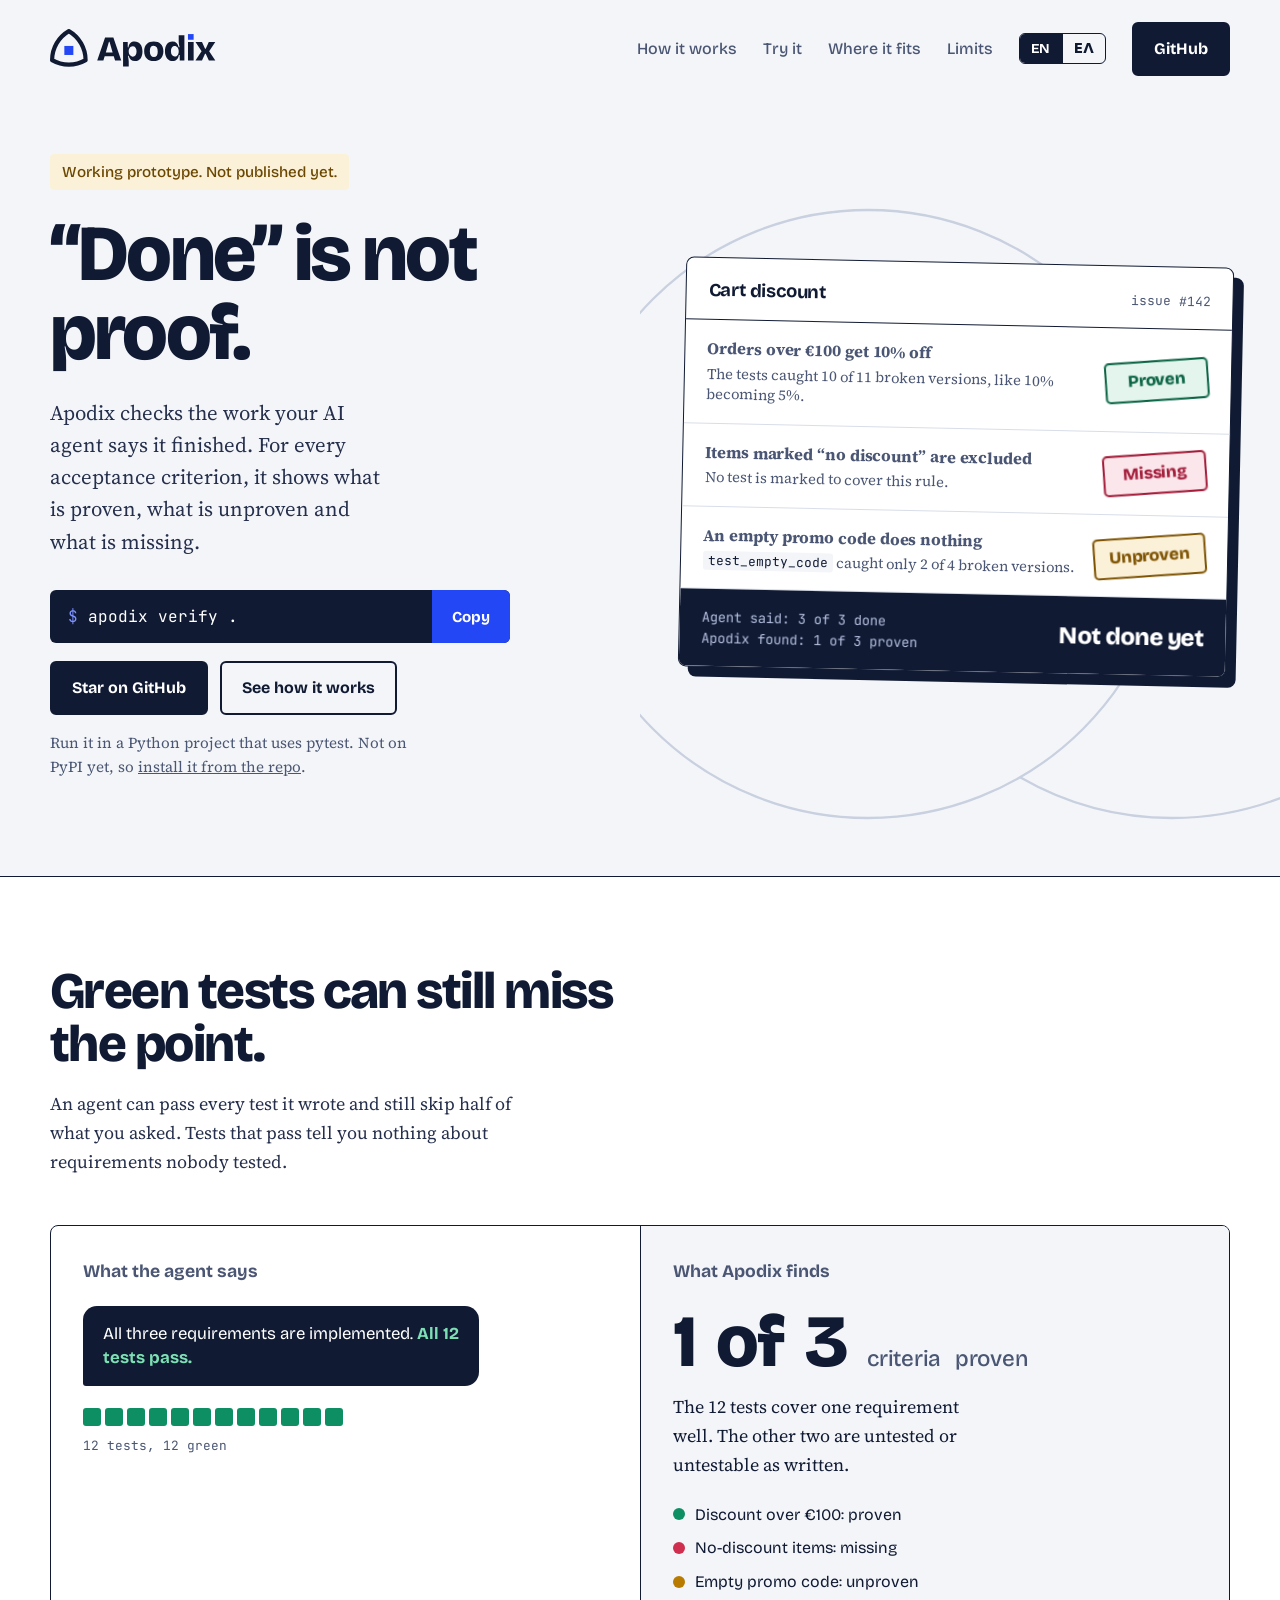
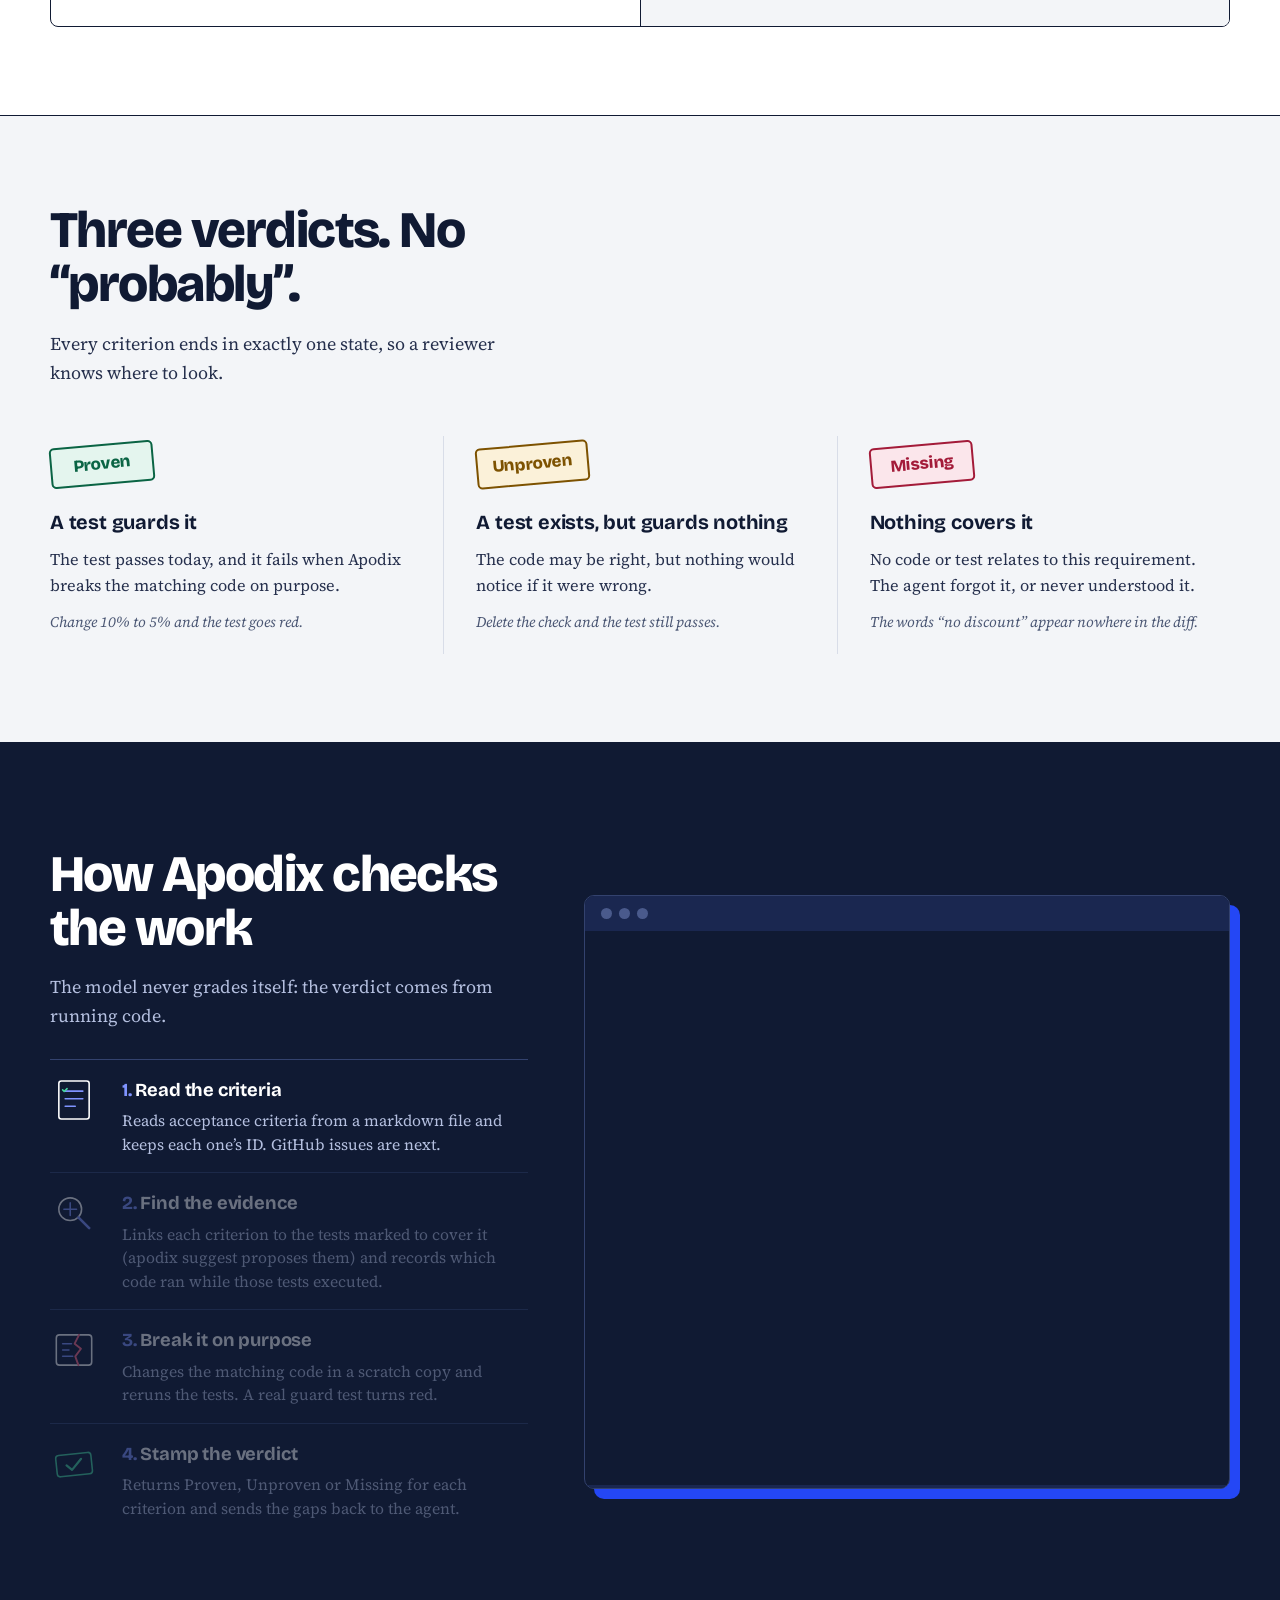
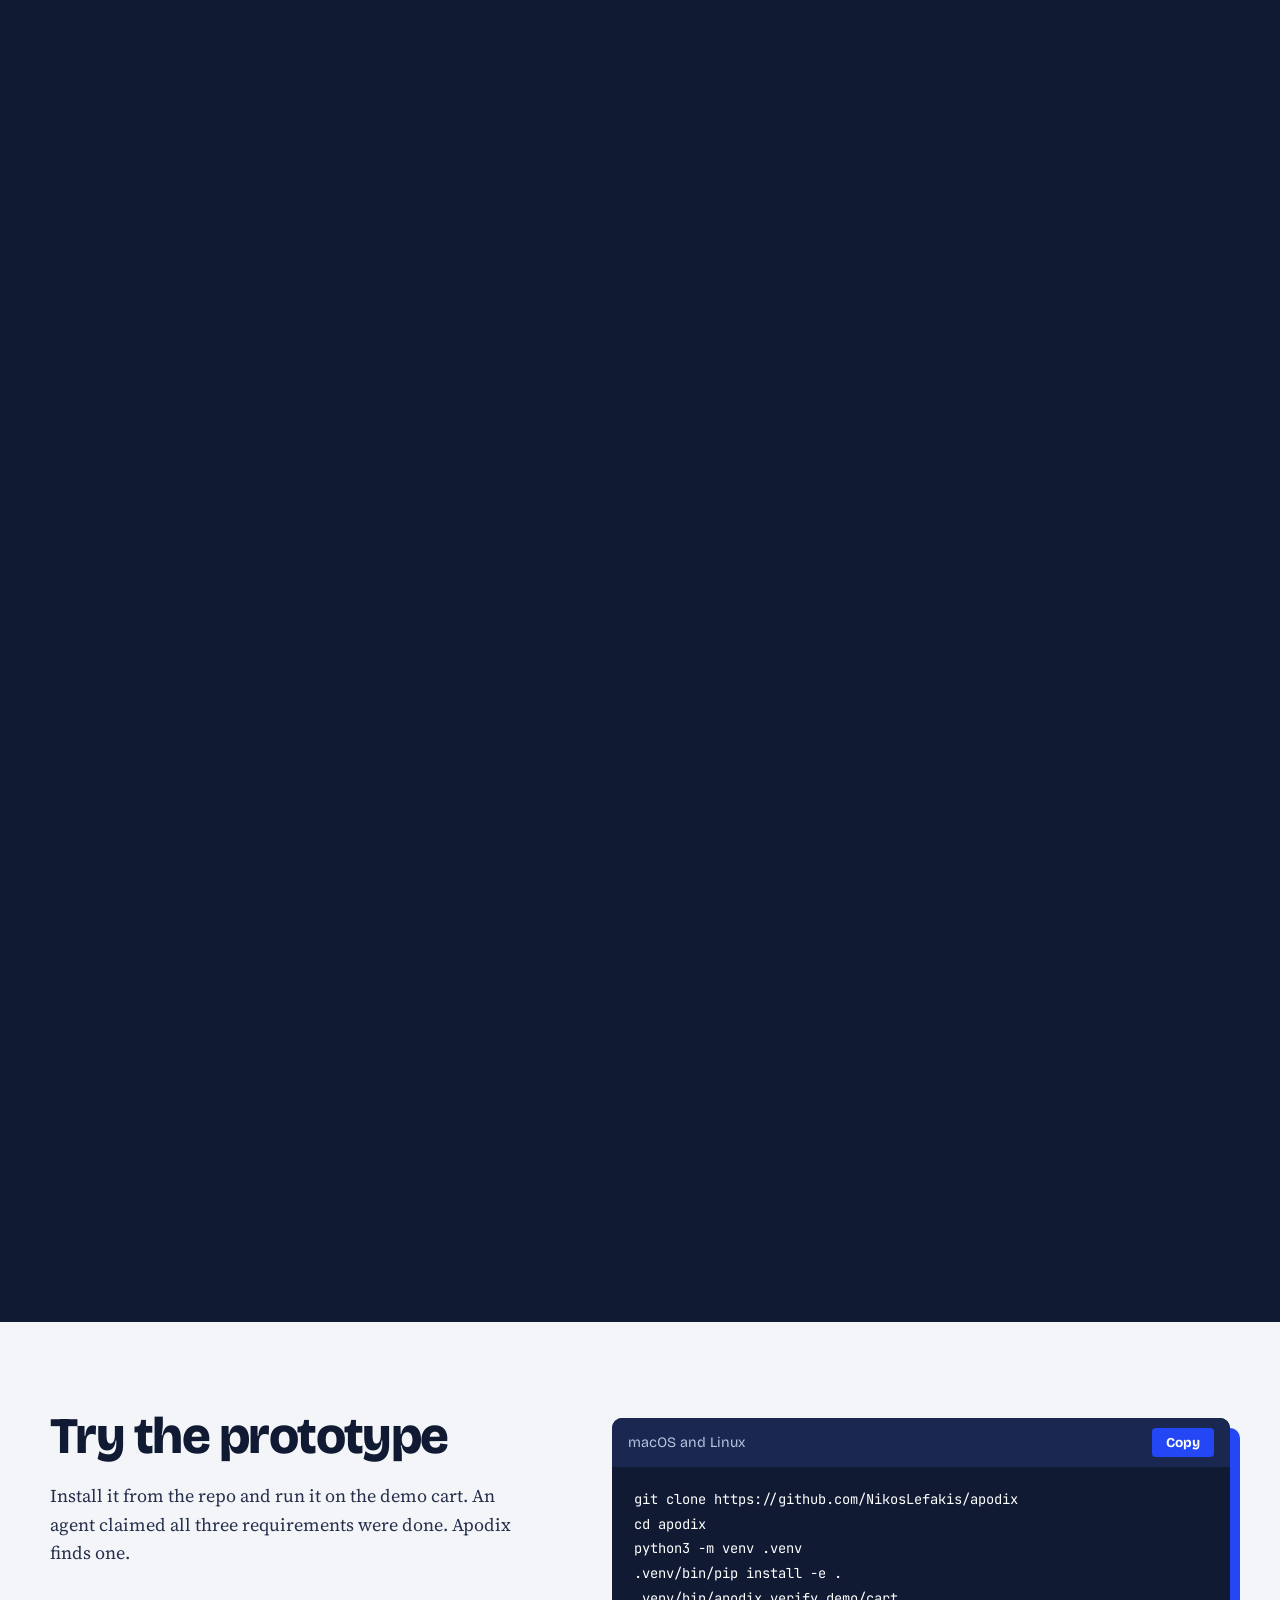
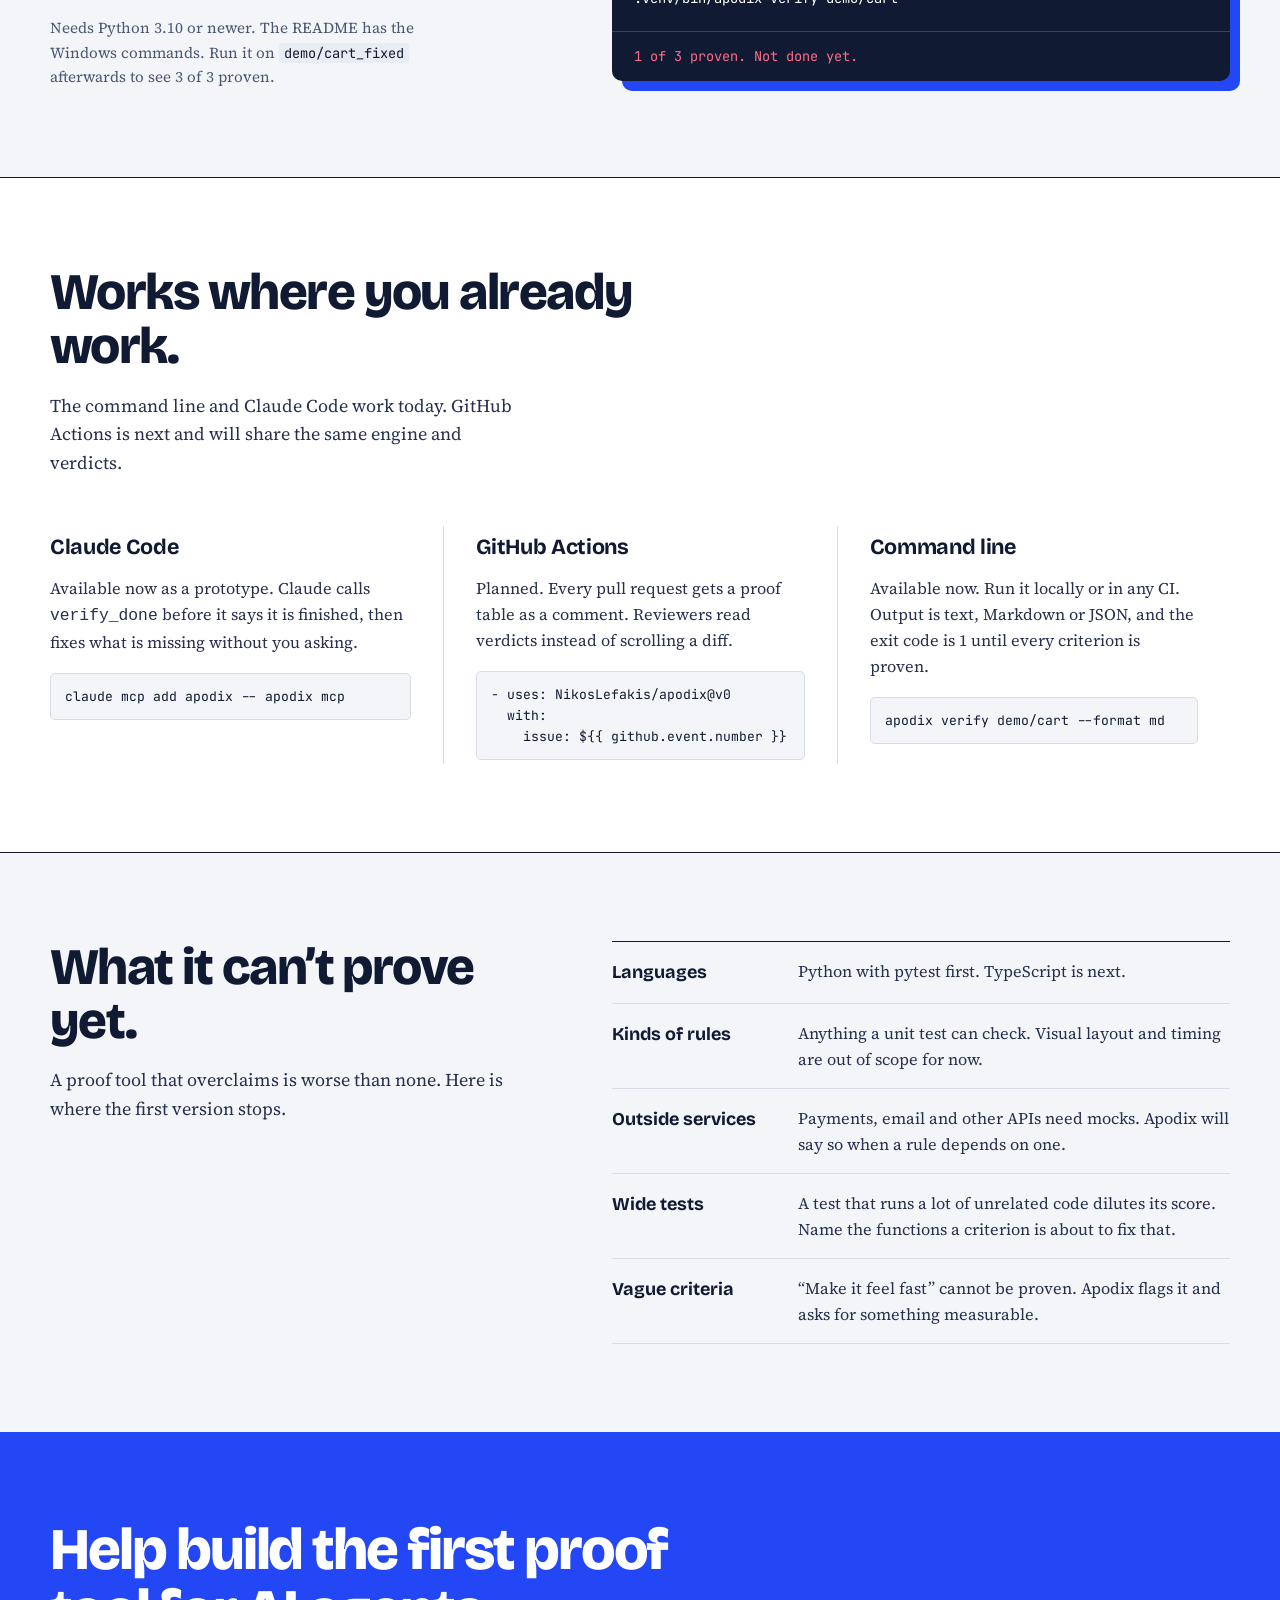
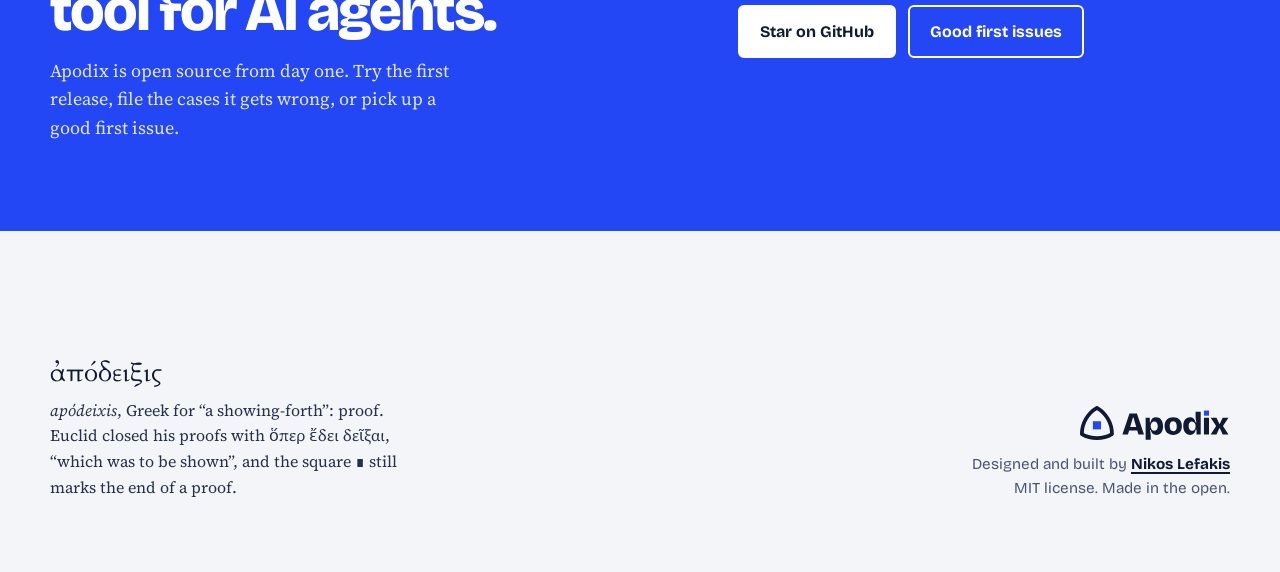
<file: site/index.html>
<!doctype html>
<html lang="en">
<head>
<meta charset="utf-8">
<meta name="viewport" content="width=device-width, initial-scale=1">
<title>Apodix: proof that your AI agent is actually done</title>
<link rel="icon" href="assets/favicon.svg" type="image/svg+xml">
<meta property="og:title" content="Apodix: proof that your AI agent is actually done">
<meta property="og:description" content="Checks every acceptance criterion your AI coding agent says it finished.">
<link rel="canonical" href="https://nikoslefakis.github.io/apodix/">
<meta property="og:type" content="website">
<meta property="og:url" content="https://nikoslefakis.github.io/apodix/">
<meta property="og:image" content="https://nikoslefakis.github.io/apodix/assets/social-preview.png">
<meta name="twitter:image" content="https://nikoslefakis.github.io/apodix/assets/social-preview.png">
<meta name="twitter:card" content="summary_large_image">
<meta name="author" content="Nikos Lefakis">
<meta name="description" content="Apodix checks every acceptance criterion your AI coding agent says it finished, and shows what is proven, unproven or missing.">
<link rel="preconnect" href="https://fonts.googleapis.com">
<link rel="preconnect" href="https://fonts.gstatic.com" crossorigin>
<link href="https://fonts.googleapis.com/css2?family=Bricolage+Grotesque:opsz,wght@12..96,500;12..96,700;12..96,800&family=Cardo:ital@0;1&family=JetBrains+Mono:wght@400;500&family=Manrope:wght@500;700;800&family=Source+Serif+4:opsz,wght@8..60,400;8..60,600&display=swap" rel="stylesheet">
<link rel="stylesheet" href="css/style.css">
</head>
<body>

<header class="site-header">
  <div class="wrap">
    <a class="brand" href="#top" aria-label="Apodix home"><img src="assets/logo-horizontal.svg" alt="Apodix" height="40"></a>
    <nav class="nav" aria-label="Main">
      <a href="#how" data-i18n="nav.how">How it works</a>
      <a href="#try" data-i18n="nav.try">Try it</a>
      <a href="#fits" data-i18n="nav.fits">Where it fits</a>
      <a href="#limits" data-i18n="nav.limits">Limits</a>
      <div class="lang" role="group" data-i18n-attr="aria-label:lang.group" aria-label="Language">
        <button type="button" data-lang="en" aria-pressed="true" lang="en" title="English">EN</button>
        <button type="button" data-lang="el" aria-pressed="false" lang="el" title="Ελληνικά">ΕΛ</button>
      </div>
      <a class="btn" href="https://github.com/NikosLefakis/apodix">GitHub</a>
    </nav>
  </div>
</header>

<main id="top">

<!-- ================= HERO ================= -->
<div class="hero">
  <!-- Euclid, Book I, Proposition 1: the triangle is constructed as you scroll -->
  <svg class="euclid" id="euclid" viewBox="0 0 500 600" fill="none" stroke="#C9D0E0" stroke-width="1.5" aria-hidden="true">
    <circle data-from="0" data-to=".3" class="dr" pathLength="1" cx="150" cy="300" r="200"/>
    <circle data-from=".2" data-to=".5" class="dr" pathLength="1" cx="350" cy="300" r="200"/>
    <line data-from=".45" data-to=".58" class="dr" pathLength="1" x1="150" y1="300" x2="350" y2="300" stroke="#9FB0E8" stroke-width="2"/>
    <line data-from=".58" data-to=".78" class="dr" pathLength="1" x1="150" y1="300" x2="250" y2="126.8" stroke="#9FB0E8" stroke-width="2"/>
    <line data-from=".66" data-to=".86" class="dr" pathLength="1" x1="350" y1="300" x2="250" y2="126.8" stroke="#9FB0E8" stroke-width="2"/>
    <line data-from=".86" data-to=".95" class="fd" x1="250" y1="126.8" x2="250" y2="473.2" stroke-dasharray="4 6"/>
    <g data-from=".8" data-to=".95" class="fd" fill="#7F93D8" stroke="none" font-family="Cardo, serif" font-size="22" font-style="italic">
      <text x="128" y="322">A</text><text x="358" y="322">B</text><text x="243" y="112">C</text>
    </g>
    <g data-from=".78" data-to=".9" class="fd" fill="#9FB0E8" stroke="none"><circle cx="150" cy="300" r="4"/><circle cx="350" cy="300" r="4"/><circle cx="250" cy="126.8" r="4"/></g>
    <rect data-from=".97" data-to="1" class="pop" x="452" y="556" width="16" height="16" fill="#2447F5" stroke="none"/>
  </svg>

  <div class="wrap hero-grid">
    <div>
      <p class="concept-note" data-i18n="hero.note">Working prototype. Not published yet.</p>
      <h1 data-i18n="hero.h1">“Done” is not proof.</h1>
      <p class="lead" data-i18n="hero.lead">Apodix checks the work your AI agent says it finished. For every acceptance criterion, it shows what is proven, what is unproven and what is missing.</p>

      <div class="install">
        <code><span>$</span> apodix verify .</code>
        <button type="button" id="copy" aria-label="Copy command" data-i18n-attr="aria-label:hero.copyAria" data-i18n="ui.copy">Copy</button>
      </div>
      <div class="hero-actions">
        <a class="btn" href="https://github.com/NikosLefakis/apodix" data-i18n="ui.star">Star on GitHub</a>
        <a class="btn ghost" href="#how" data-i18n="hero.see">See how it works</a>
      </div>
      <p class="small-note" data-i18n-html="hero.small">Run it in a Python project that uses pytest. Not on PyPI yet, so <a href="#try">install it from the repo</a>.</p>
    </div>

    <div class="ledger" role="img" data-i18n-attr="aria-label:hero.ledgerAria" aria-label="Example report: one of three acceptance criteria is proven, one is unproven, one is missing.">
      <div class="ledger-head">
        <strong>Cart discount</strong>
        <span>issue #142</span>
      </div>
      <div class="row">
        <div>
          <p class="criterion">Orders over €100 get 10% off</p>
          <p>The tests caught 10 of 11 broken versions, like 10% becoming 5%.</p>
        </div>
        <span class="stamp proven">Proven</span>
      </div>
      <div class="row">
        <div>
          <p class="criterion">Items marked “no discount” are excluded</p>
          <p>No test is marked to cover this rule.</p>
        </div>
        <span class="stamp missing">Missing</span>
      </div>
      <div class="row">
        <div>
          <p class="criterion">An empty promo code does nothing</p>
          <p><code>test_empty_code</code> caught only 2 of 4 broken versions.</p>
        </div>
        <span class="stamp unproven">Unproven</span>
      </div>
      <div class="ledger-foot">
        <div class="tally">Agent said: 3 of 3 done<br>Apodix found: 1 of 3 proven</div>
        <div class="verdict">Not done yet</div>
      </div>
    </div>
  </div>
</div>

<!-- ================= THE GAP ================= -->
<section class="gap" aria-labelledby="gap-title">
  <svg class="euclid2" id="euclid2" viewBox="-60 80 620 440" fill="none" stroke="#C9D0E0" stroke-width="1.5" aria-hidden="true">
    <circle data-from="0" data-to=".3" class="dr" pathLength="1" cx="150" cy="300" r="200"/>
    <circle data-from=".2" data-to=".5" class="dr" pathLength="1" cx="350" cy="300" r="200"/>
    <line data-from=".45" data-to=".58" class="dr" pathLength="1" x1="150" y1="300" x2="350" y2="300" stroke="#9FB0E8" stroke-width="3"/>
    <line data-from=".58" data-to=".78" class="dr" pathLength="1" x1="150" y1="300" x2="250" y2="126.8" stroke="#9FB0E8" stroke-width="3"/>
    <line data-from=".66" data-to=".86" class="dr" pathLength="1" x1="350" y1="300" x2="250" y2="126.8" stroke="#9FB0E8" stroke-width="3"/>
    <g data-from=".8" data-to=".95" class="fd" fill="#7F93D8" stroke="none" font-family="Cardo, serif" font-size="24" font-style="italic">
      <text x="124" y="326">A</text><text x="360" y="326">B</text><text x="241" y="102">C</text>
    </g>
    <rect data-from=".95" data-to="1" class="pop" x="236" y="114" width="28" height="28" fill="#2447F5" stroke="none"/>
  </svg>
  <div class="wrap">
    <h2 class="section-title" id="gap-title" data-i18n="gap.title">Green tests can still miss the point.</h2>
    <p class="section-lead" data-i18n="gap.lead">An agent can pass every test it wrote and still skip half of what you asked. Tests that pass tell you nothing about requirements nobody tested.</p>

    <div class="gap-grid">
      <div class="gap-col">
        <h3 data-i18n="gap.sayH">What the agent says</h3>
        <div class="bubble" data-i18n-html="gap.bubble">All three requirements are implemented. <b>All 12 tests pass.</b></div>
        <div class="tests" aria-hidden="true">
          <i></i><i></i><i></i><i></i><i></i><i></i><i></i><i></i><i></i><i></i><i></i><i></i>
        </div>
        <div class="tests-label" data-i18n="gap.testsLabel">12 tests, 12 green</div>
      </div>
      <div class="gap-col">
        <h3 data-i18n="gap.findH">What Apodix finds</h3>
        <p class="found" data-i18n-html="gap.found">1 of 3 <small>criteria proven</small></p>
        <p class="found-sub" data-i18n="gap.foundSub">The 12 tests cover one requirement well. The other two are untested or untestable as written.</p>
        <ul class="found-list">
          <li data-i18n-html="gap.li1"><span class="dot p"></span>Discount over €100: proven</li>
          <li data-i18n-html="gap.li2"><span class="dot m"></span>No-discount items: missing</li>
          <li data-i18n-html="gap.li3"><span class="dot u"></span>Empty promo code: unproven</li>
        </ul>
      </div>
    </div>
  </div>
</section>

<!-- ================= VERDICTS ================= -->
<section aria-labelledby="verdict-title">
  <div class="wrap">
    <h2 class="section-title" id="verdict-title" data-i18n="ver.title">Three verdicts. No “probably”.</h2>
    <p class="section-lead" data-i18n="ver.lead">Every criterion ends in exactly one state, so a reviewer knows where to look.</p>
    <div class="verdicts">
      <div class="verdict-item">
        <span class="stamp proven">Proven</span>
        <h3 data-i18n="ver.a.h">A test guards it</h3>
        <p data-i18n="ver.a.p">The test passes today, and it fails when Apodix breaks the matching code on purpose.</p>
        <p class="ex" data-i18n="ver.a.ex">Change 10% to 5% and the test goes red.</p>
      </div>
      <div class="verdict-item">
        <span class="stamp unproven">Unproven</span>
        <h3 data-i18n="ver.b.h">A test exists, but guards nothing</h3>
        <p data-i18n="ver.b.p">The code may be right, but nothing would notice if it were wrong.</p>
        <p class="ex" data-i18n="ver.b.ex">Delete the check and the test still passes.</p>
      </div>
      <div class="verdict-item">
        <span class="stamp missing">Missing</span>
        <h3 data-i18n="ver.c.h">Nothing covers it</h3>
        <p data-i18n="ver.c.p">No code or test relates to this requirement. The agent forgot it, or never understood it.</p>
        <p class="ex" data-i18n="ver.c.ex">The words “no discount” appear nowhere in the diff.</p>
      </div>
    </div>
  </div>
</section>

<!-- ================= HOW IT WORKS (pinned, driven by scroll) ================= -->
<section class="story" id="how" aria-labelledby="how-title">
  <div class="story-track">
    <div class="story-sticky">
      <div class="wrap story-grid">
        <div class="story-left">
          <h2 class="section-title" id="how-title" data-i18n="how.title">How Apodix checks the work</h2>
          <p class="section-lead" data-i18n="how.lead">The model never grades itself: the verdict comes from running code.</p>
          <ol class="story-steps">
            <li class="s"><svg viewBox="0 0 76 76" fill="none" stroke="#fff" stroke-width="2.5" stroke-linecap="round" stroke-linejoin="round" aria-hidden="true"><rect x="14" y="8" width="48" height="60" rx="4"/><path d="M24 24h28M24 36h28M24 48h16" stroke="#7F93FF"/><path d="M20 22l2.5 2.5L27 20" stroke="#46D6A0"/></svg>
              <div><h3 data-i18n="how.s1h">Read the criteria</h3><p data-i18n="how.s1p">Reads acceptance criteria from a markdown file and keeps each one’s ID. GitHub issues are next.</p></div></li>
            <li class="s"><svg viewBox="0 0 76 76" fill="none" stroke="#fff" stroke-width="2.5" stroke-linecap="round" stroke-linejoin="round" aria-hidden="true"><circle cx="32" cy="32" r="18"/><path d="M45 45l17 17" stroke="#7F93FF" stroke-width="4"/><path d="M22 32h20M32 22v20" stroke="#7F93FF"/></svg>
              <div><h3 data-i18n="how.s2h">Find the evidence</h3><p data-i18n="how.s2p">Links each criterion to the tests marked to cover it (apodix suggest proposes them) and records which code ran while those tests executed.</p></div></li>
            <li class="s"><svg viewBox="0 0 76 76" fill="none" stroke="#fff" stroke-width="2.5" stroke-linecap="round" stroke-linejoin="round" aria-hidden="true"><rect x="10" y="14" width="56" height="48" rx="5"/><path d="M20 28h14M20 38h10M20 48h16" stroke="#7F93FF"/><path d="M46 14l-7 14 10 8-9 12 5 14" stroke="#FF6B88" stroke-width="3"/></svg>
              <div><h3 data-i18n="how.s3h">Break it on purpose</h3><p data-i18n="how.s3p">Changes the matching code in a scratch copy and reruns the tests. A real guard test turns red.</p></div></li>
            <li class="s"><svg viewBox="0 0 76 76" fill="none" stroke="#fff" stroke-width="2.5" stroke-linecap="round" stroke-linejoin="round" aria-hidden="true"><rect x="10" y="22" width="56" height="34" rx="5" transform="rotate(-6 38 38)" stroke="#46D6A0"/><path d="M26 39l8 8 16-16" stroke="#46D6A0" stroke-width="3.5" transform="rotate(-6 38 38)"/></svg>
              <div><h3 data-i18n="how.s4h">Stamp the verdict</h3><p data-i18n="how.s4p">Returns Proven, Unproven or Missing for each criterion and sends the gaps back to the agent.</p></div></li>
          </ol>
        </div>
        <div class="terminal" role="img" data-i18n-attr="aria-label:how.termAria" aria-label="Terminal output of the apodix verify command, building up step by step">
          <div class="term-bar"><i></i><i></i><i></i></div>
          <div class="term-body">
            <div class="ln cmd" data-at=".02">apodix verify demo/cart</div>
            <div class="ln dim" data-at=".10">Read 3 acceptance criteria from criteria.md</div>
            <div class="ln dim" data-at=".14">  R1  Orders over €100 get 10% off</div>
            <div class="ln dim" data-at=".18">  R2  Items marked “no discount” are excluded</div>
            <div class="ln dim" data-at=".22">  R3  An empty promo code does nothing</div>
            <div class="ln">&nbsp;</div>
            <div class="ln dim" data-at=".28">Ran 12 tests, all passing. Linking them to criteria…</div>
            <div class="ln" data-at=".33">  R1  3 tests marked</div>
            <div class="ln bad" data-at=".38">  R2  no test marked</div>
            <div class="ln" data-at=".43">  R3  test_empty_code</div>
            <div class="ln">&nbsp;</div>
            <div class="ln dim" data-at=".53">Breaking the code on purpose…</div>
            <div class="ln ok" data-at=".58">  R1  caught 10 of 11 broken versions</div>
            <div class="ln warn" data-at=".64">  R3  caught only 2 of 4 broken versions</div>
            <div class="ln bad" data-at=".70">  R2  nothing to break</div>
            <div class="ln">&nbsp;</div>
            <div class="ln ok" data-at=".78">✓ R1  Proven</div>
            <div class="ln bad" data-at=".84">✗ R2  Missing</div>
            <div class="ln warn" data-at=".90">! R3  Unproven</div>
            <div class="ln cmd-end" data-at=".95" style="color:#fff">1 of 3 proven. Not done yet.</div>
            <div class="ln dim" data-at=".98">Sent to Claude: cover criteria 2 and 3.</div>
          </div>
          <div class="story-progress"><i></i></div>
        </div>
      </div>
    </div>
  </div>
</section>

<!-- ================= TRY IT ================= -->
<section class="try" id="try" aria-labelledby="try-title">
  <div class="wrap try-grid">
    <div>
      <h2 class="section-title" id="try-title" data-i18n="try.title">Try the prototype</h2>
      <p class="section-lead" data-i18n="try.lead">Install it from the repo and run it on the demo cart. An agent claimed all three requirements were done. Apodix finds one.</p>
      <p class="small-note" data-i18n-html="try.small">Needs Python 3.10 or newer. The README has the Windows commands. Run it on <code>demo/cart_fixed</code> afterwards to see 3 of 3 proven.</p>
    </div>
    <div class="codepanel">
      <div class="codepanel-bar"><span data-i18n="try.os">macOS and Linux</span><button type="button" class="copy-btn" data-target="try-code" data-i18n="ui.copy">Copy</button></div>
<pre id="try-code">git clone https://github.com/NikosLefakis/apodix
cd apodix
python3 -m venv .venv
.venv/bin/pip install -e .
.venv/bin/apodix verify demo/cart</pre>
      <div class="codepanel-out" aria-label="Expected result" data-i18n-attr="aria-label:try.outAria">1 of 3 proven. Not done yet.</div>
    </div>
  </div>
</section>

<!-- ================= WHERE IT FITS ================= -->
<section class="fits" id="fits" aria-labelledby="fits-title">
  <div class="wrap">
    <h2 class="section-title" id="fits-title" data-i18n="fits.title">Works where you already work.</h2>
    <p class="section-lead" data-i18n="fits.lead">The command line and Claude Code work today. GitHub Actions is next and will share the same engine and verdicts.</p>
    <div class="fits-grid">
      <div class="fit">
        <h3>Claude Code</h3>
        <p data-i18n-html="fits.a.p">Available now as a prototype. Claude calls <code>verify_done</code> before it says it is finished, then fixes what is missing without you asking.</p>
        <code class="block">claude mcp add apodix -- apodix mcp</code>
      </div>
      <div class="fit">
        <h3>GitHub Actions</h3>
        <p data-i18n="fits.b.p">Planned. Every pull request gets a proof table as a comment. Reviewers read verdicts instead of scrolling a diff.</p>
        <code class="block">- uses: NikosLefakis/apodix@v0
  with:
    issue: ${{ github.event.number }}</code>
      </div>
      <div class="fit">
        <h3 data-i18n="fits.c.h">Command line</h3>
        <p data-i18n="fits.c.p">Available now. Run it locally or in any CI. Output is text, Markdown or JSON, and the exit code is 1 until every criterion is proven.</p>
        <code class="block">apodix verify demo/cart --format md</code>
      </div>
    </div>
  </div>
</section>

<!-- ================= LIMITS ================= -->
<section id="limits" aria-labelledby="limits-title">
  <div class="wrap limits">
    <div>
      <h2 class="section-title" id="limits-title" data-i18n="lim.title">What it can’t prove yet.</h2>
      <p class="section-lead" style="margin-bottom:0" data-i18n="lim.lead">A proof tool that overclaims is worse than none. Here is where the first version stops.</p>
    </div>
    <ul>
      <li data-i18n-html="lim.l1"><b>Languages</b><span>Python with pytest first. TypeScript is next.</span></li>
      <li data-i18n-html="lim.l2"><b>Kinds of rules</b><span>Anything a unit test can check. Visual layout and timing are out of scope for now.</span></li>
      <li data-i18n-html="lim.l3"><b>Outside services</b><span>Payments, email and other APIs need mocks. Apodix will say so when a rule depends on one.</span></li>
      <li data-i18n-html="lim.l5"><b>Wide tests</b><span>A test that runs a lot of unrelated code dilutes its score. Name the functions a criterion is about to fix that.</span></li>
      <li data-i18n-html="lim.l4"><b>Vague criteria</b><span>“Make it feel fast” cannot be proven. Apodix flags it and asks for something measurable.</span></li>
    </ul>
  </div>
</section>

<!-- ================= CTA ================= -->
<section class="cta" aria-labelledby="cta-title">
  <div class="wrap">
    <div>
      <h2 id="cta-title" data-i18n="cta.title">Help build the first proof tool for AI agents.</h2>
      <p data-i18n="cta.p">Apodix is open source from day one. Try the first release, file the cases it gets wrong, or pick up a good first issue.</p>
    </div>
    <div class="cta-actions">
      <a class="btn" href="https://github.com/NikosLefakis/apodix" data-i18n="ui.star">Star on GitHub</a>
      <a class="btn ghost" href="https://github.com/NikosLefakis/apodix/issues" data-i18n="cta.issues">Good first issues</a>
    </div>
  </div>
</section>

</main>

<footer class="site-footer">
  <div class="wrap footer-grid">
    <div>
      <div class="qed" id="qed" aria-hidden="true"></div>
    <p class="etymology" data-i18n-html="foot.ety">
      <span class="gr" lang="grc">ἀπόδειξις</span>
      <i>apódeixis</i>, Greek for “a showing-forth”: proof. Euclid closed his proofs with <span lang="grc">ὅπερ ἔδει δεῖξαι</span>, “which was to be shown”, and the square ∎ still marks the end of a proof.
    </p>
    </div>
    <div class="footer-meta">
      <a class="brand" href="#top" aria-label="Apodix home"><img src="assets/logo-horizontal.svg" alt="Apodix" height="36"></a>
      <div data-i18n-html="foot.credit">Designed and built by <a class="credit" href="https://nikoslefakis.vercel.app" rel="author">Nikos Lefakis</a></div>
      <div data-i18n="foot.license">MIT license. Made in the open.</div>
    </div>
  </div>
</footer>

<script src="js/i18n.js" defer></script>
<script src="js/main.js" defer></script>
</body>
</html>
</file>
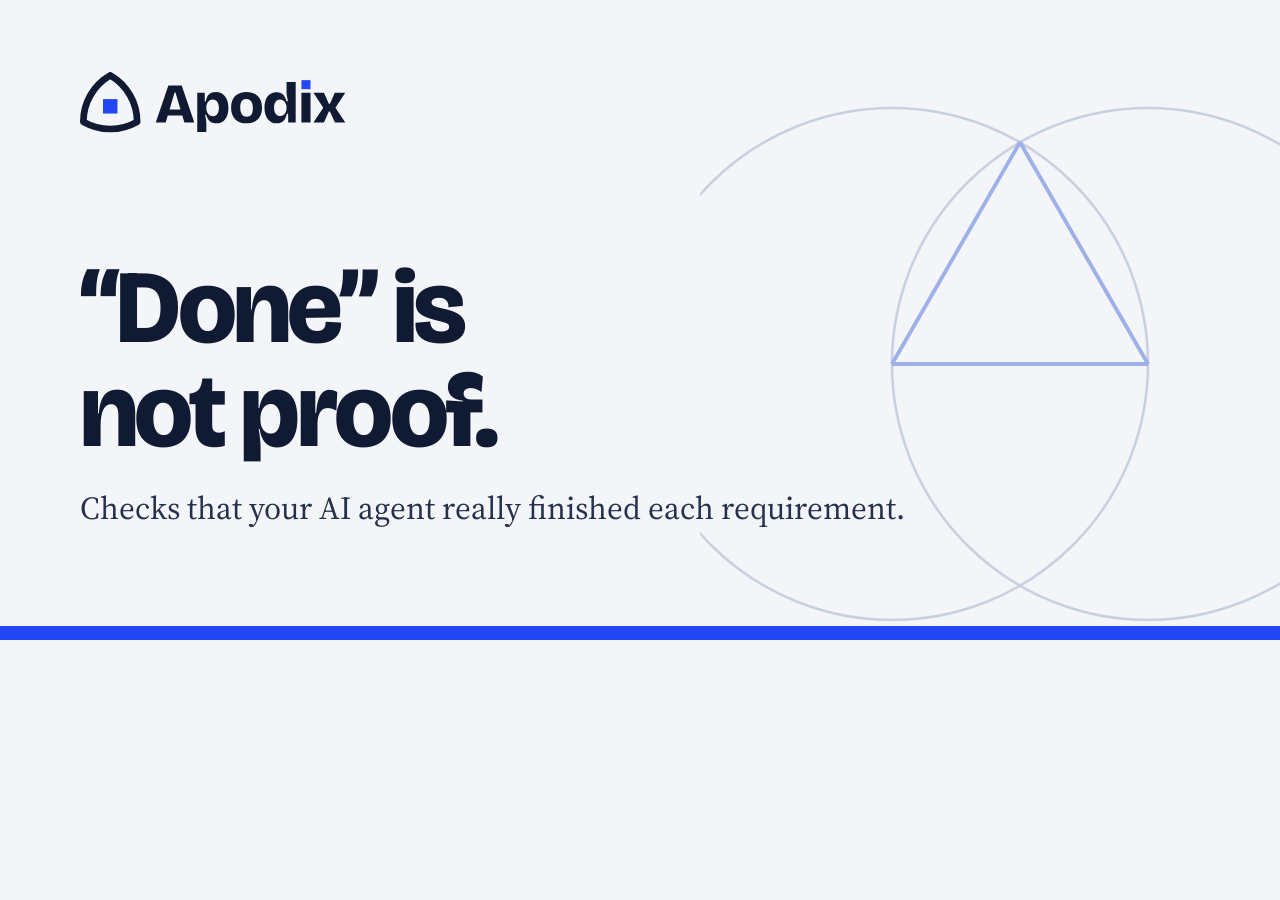
<file: brand/social-preview.html>
<!doctype html>
<html><head><meta charset="utf-8">
<link href="https://fonts.googleapis.com/css2?family=Bricolage+Grotesque:opsz,wght@12..96,500;12..96,800&family=Source+Serif+4:opsz,wght@8..60,400&display=swap" rel="stylesheet">
<style>
html,body{margin:0;width:1280px;height:640px;background:#F3F5F8;overflow:hidden;font-family:"Source Serif 4",Georgia,serif}
.card{position:relative;width:1280px;height:640px;padding:72px 80px;box-sizing:border-box}
.logo{height:64px;display:block}
h1{font-family:"Bricolage Grotesque","Segoe UI",sans-serif;font-weight:800;font-size:104px;line-height:1;letter-spacing:-0.035em;color:#101A33;margin:120px 0 22px}
p{font-size:32px;line-height:1.4;color:#26304D;margin:0;max-width:920px}
svg{position:absolute;right:-60px;top:-20px;width:640px}
.bar{position:absolute;left:0;right:0;bottom:0;height:14px;background:#2447F5}
</style></head><body>
<div class="card">
<svg viewBox="0 0 500 600" fill="none" stroke="#C9D0E0" stroke-width="2"><circle cx="150" cy="300" r="200"/><circle cx="350" cy="300" r="200"/>
<line x1="150" y1="300" x2="350" y2="300" stroke="#9FB0E8" stroke-width="3"/><line x1="150" y1="300" x2="250" y2="126.8" stroke="#9FB0E8" stroke-width="3"/><line x1="350" y1="300" x2="250" y2="126.8" stroke="#9FB0E8" stroke-width="3"/>
<rect x="452" y="556" width="16" height="16" fill="#2447F5" stroke="none"/></svg>
<img class="logo" src="logo-horizontal.svg" alt="">
<h1>“Done” is<br>not proof.</h1>
<p>Checks that your AI agent really finished each requirement.</p>
<div class="bar"></div>
</div></body></html>
</file>
<file: site/css/style.css>
:root {
  --chalk: #F3F5F8;
  --paper: #FFFFFF;
  --ink: #101A33;
  --slate: #4A5673;
  --line: #D8DDE8;
  --blue: #2447F5;
  --blue-deep: #1B36BD;
  --proven: #0E8F63;
  --proven-bg: #E4F5EE;
  --unproven: #B97A00;
  --unproven-bg: #FBF1D9;
  --missing: #CF2E4F;
  --missing-bg: #FBE6EB;
  --display: "Bricolage Grotesque", "Segoe UI", system-ui, sans-serif;
  --body: "Source Serif 4", Georgia, "Times New Roman", serif;
  --mono: "JetBrains Mono", ui-monospace, Consolas, monospace;
  --greek: "Cardo", "Gentium Plus", "Times New Roman", serif;
}
/* Bricolage Grotesque has no Greek glyphs: headings use Manrope when the page is Greek */
html:lang(el) { --display: "Manrope", "Segoe UI", system-ui, sans-serif; }

* { box-sizing: border-box; }
html { scroll-behavior: smooth; }
body {
  margin: 0;
  background: var(--chalk);
  color: var(--ink);
  font-family: var(--body);
  font-size: 1.125rem;
  line-height: 1.6;
  -webkit-font-smoothing: antialiased;
}
a { color: inherit; }
a:focus-visible, button:focus-visible {
  outline: 3px solid var(--blue);
  outline-offset: 3px;
}
.wrap { width: min(1180px, 100% - 48px); margin-inline: auto; }

/* ---------- header ---------- */
.site-header { padding: 22px 0; }
.site-header .wrap { display: flex; align-items: center; justify-content: space-between; gap: 16px; }
.brand { display: inline-flex; align-items: center; gap: 10px; text-decoration: none; font-family: var(--display); font-weight: 800; font-size: 1.4rem; letter-spacing: -0.02em; }
.brand img { display: block; width: auto; }
.nav { display: flex; align-items: center; gap: 26px; font-family: var(--display); font-weight: 500; font-size: 1rem; }
.nav a { text-decoration: none; color: var(--slate); }
.nav a:hover { color: var(--ink); }
.nav .btn, .nav .btn:hover { color: #fff; }

.btn {
  display: inline-flex; align-items: center; gap: 10px;
  font-family: var(--display); font-weight: 700; font-size: 1rem;
  padding: 12px 20px; border-radius: 6px; text-decoration: none;
  background: var(--ink); color: #fff; border: 2px solid var(--ink);
  transition: background .15s, border-color .15s;
}
.btn:hover { background: var(--blue-deep); border-color: var(--blue-deep); }
.btn.ghost { background: transparent; color: var(--ink); }
.btn.ghost:hover { background: var(--ink); color: #fff; }

/* ---------- hero ---------- */
.hero { position: relative; padding: 56px 0 96px; overflow: hidden; }
.hero-grid { display: grid; grid-template-columns: 1.05fr 1fr; gap: 56px; align-items: center; position: relative; z-index: 1; }
.concept-note {
  display: inline-block; font-family: var(--display); font-size: .95rem; font-weight: 500;
  background: var(--unproven-bg); color: #6B4700; padding: 6px 12px; border-radius: 4px; margin: 0 0 24px;
}
h1 {
  font-family: var(--display); font-weight: 800; font-size: clamp(2.8rem, 6.2vw, 5.4rem);
  line-height: 1; letter-spacing: -0.035em; margin: 0 0 24px;
}
.lead { font-size: 1.3rem; line-height: 1.55; max-width: 34ch; color: #26304D; margin: 0 0 32px; }
.install {
  display: flex; align-items: stretch; max-width: 460px;
  background: var(--ink); color: #fff; border-radius: 6px; overflow: hidden; margin-bottom: 18px;
}
.install code { flex: 1; font-family: var(--mono); font-size: 1rem; padding: 14px 18px; }
.install code span { color: #7F93FF; }
.install button {
  font-family: var(--display); font-weight: 700; font-size: .95rem; cursor: pointer;
  background: var(--blue); color: #fff; border: 0; padding: 0 20px;
}
.install button:hover { background: var(--blue-deep); }
.hero-actions { display: flex; flex-wrap: wrap; gap: 12px; align-items: center; }
.small-note { font-size: .95rem; color: var(--slate); margin: 16px 0 0; max-width: 46ch; }
.small-note code { font-family: var(--mono); font-size: .85rem; background: #E8ECF3; padding: 1px 5px; border-radius: 3px; color: var(--ink); }

.euclid {
  position: absolute; right: -120px; top: -40px; width: 760px; height: auto; z-index: 0; pointer-events: none;
}

/* ---------- the ledger (hero visual) ---------- */
.ledger {
  background: var(--paper); border: 1.5px solid var(--ink); border-radius: 8px;
  box-shadow: 10px 10px 0 var(--ink); transform: rotate(1.2deg);
  font-family: var(--display); overflow: hidden;
}
.ledger-head { display: flex; justify-content: space-between; align-items: baseline; gap: 12px; padding: 18px 22px 14px; border-bottom: 1.5px solid var(--ink); }
.ledger-head strong { font-size: 1.15rem; letter-spacing: -0.01em; }
.ledger-head span { font-family: var(--mono); font-size: .8rem; color: var(--slate); }
.row { display: grid; grid-template-columns: 1fr auto; gap: 16px; padding: 18px 22px; border-bottom: 1px solid var(--line); align-items: center; }
.row .criterion { font-size: 1.02rem; font-weight: 700; margin: 0 0 4px; letter-spacing: -0.005em; line-height: 1.3; }
.row p { font-family: var(--body); font-size: .92rem; line-height: 1.4; color: var(--slate); margin: 0; }
.row code { font-family: var(--mono); font-size: .8rem; background: var(--chalk); padding: 1px 5px; border-radius: 3px; color: var(--ink); }
.stamp {
  display: inline-block; font-family: var(--display); font-weight: 800; font-size: 1.05rem;
  padding: 5px 14px; border: 2.5px solid currentColor; border-radius: 5px; transform: rotate(-5deg);
  letter-spacing: -0.01em; white-space: nowrap; min-width: 104px; text-align: center;
}
.stamp.proven { color: #0A6444; background: var(--proven-bg); }
.stamp.unproven { color: #7D5200; background: var(--unproven-bg); }
.stamp.missing { color: #A31B39; background: var(--missing-bg); }
.ledger-foot { display: flex; justify-content: space-between; align-items: center; gap: 16px; padding: 18px 22px; background: var(--ink); color: #fff; }
.ledger-foot .tally { font-family: var(--mono); font-size: .85rem; color: #B5C0E0; line-height: 1.5; }
.ledger-foot .verdict { font-weight: 800; font-size: 1.5rem; letter-spacing: -0.02em; }

/* the one orchestrated moment: stamps land in order */
.hero .stamp, .hero .verdict, .hero .tally { opacity: 0; animation: land .45s cubic-bezier(.25,1,.5,1) forwards; }
.hero .row:nth-of-type(1) .stamp { animation-delay: .7s; }
.hero .row:nth-of-type(2) .stamp { animation-delay: 1.4s; }
.hero .row:nth-of-type(3) .stamp { animation-delay: 2.1s; }
.hero .tally { animation-delay: 2.7s; animation-name: fade; }
.hero .verdict { animation-delay: 2.9s; }
@keyframes land {
  0% { opacity: 0; transform: rotate(-5deg) scale(1.9); }
  100% { opacity: 1; transform: rotate(-5deg) scale(1); }
}
.hero .verdict { animation-name: fadeUp; }
@keyframes fade { to { opacity: 1; } }
@keyframes fadeUp { 0% { opacity: 0; transform: translateY(6px); } 100% { opacity: 1; transform: none; } }

/* ---------- section scaffolding ---------- */
section { padding: 88px 0; }
.section-title { font-family: var(--display); font-weight: 800; font-size: clamp(2rem, 4vw, 3.2rem); letter-spacing: -0.03em; line-height: 1.05; margin: 0 0 18px; max-width: 18ch; }
.section-lead { max-width: 52ch; color: #26304D; margin: 0 0 48px; }

/* gap section: agent says vs ledger says */
.gap { background: var(--paper); border-block: 1.5px solid var(--ink); position: relative; overflow: hidden; }
.gap .wrap { position: relative; z-index: 1; }
.euclid2 { position: absolute; right: 24px; top: 56px; width: 460px; height: auto; pointer-events: none; z-index: 0; }
@media (max-width: 980px) { .euclid2 { width: 300px; right: -40px; top: 24px; opacity: .6; } }
.gap-grid { display: grid; grid-template-columns: minmax(0, 1fr) minmax(0, 1fr); gap: 0; border: 1.5px solid var(--ink); border-radius: 8px; overflow: hidden; }
.gap-col { padding: 32px; }
.gap-col + .gap-col { border-left: 1.5px solid var(--ink); background: var(--chalk); }
.gap-col h3 { font-family: var(--display); font-size: 1.1rem; font-weight: 700; margin: 0 0 20px; color: var(--slate); }
.bubble { font-family: var(--display); background: var(--ink); color: #fff; border-radius: 14px 14px 14px 3px; padding: 16px 20px; font-size: 1.05rem; line-height: 1.45; max-width: 36ch; }
.bubble b { color: #7DE0B4; }
.bubble + .bubble { margin-top: 10px; }
.tests { display: flex; gap: 4px; margin-top: 22px; flex-wrap: wrap; max-width: 280px; }
.tests i { width: 18px; height: 18px; background: var(--proven); border-radius: 3px; display: block; }
.tests-label { font-family: var(--mono); font-size: .8rem; color: var(--slate); margin-top: 10px; }
.found { font-family: var(--display); font-size: clamp(3rem, 6vw, 4.6rem); font-weight: 800; letter-spacing: -0.03em; word-spacing: .12em; line-height: 1; margin: 0; }
.found small { font-size: 1.4rem; color: var(--slate); font-weight: 500; letter-spacing: -0.01em; }
.found-sub { margin: 14px 0 22px; max-width: 34ch; }
.found-list { list-style: none; padding: 0; margin: 0; font-family: var(--display); font-size: 1rem; display: grid; gap: 8px; }
.found-list li { display: flex; align-items: center; gap: 10px; }
.dot { width: 12px; height: 12px; border-radius: 50%; flex: none; }
.dot.p { background: var(--proven); } .dot.u { background: var(--unproven); } .dot.m { background: var(--missing); }

/* verdicts */
.verdicts { display: grid; grid-template-columns: repeat(3, minmax(0, 1fr)); }
.verdict-item { padding: 8px 32px 8px 0; }
.verdict-item + .verdict-item { padding-left: 32px; border-left: 1.5px solid var(--line); }
.verdict-item .stamp { margin-bottom: 22px; animation: none; }
.verdict-item h3 { font-family: var(--display); font-size: 1.25rem; margin: 0 0 8px; letter-spacing: -0.01em; }
.verdict-item p { margin: 0 0 12px; color: #26304D; font-size: 1.02rem; }
.verdict-item .ex { font-size: .92rem; color: var(--slate); font-style: italic; }

/* how it works: pinned, scroll-driven story */
.story { background: var(--ink); color: #fff; padding: 0; }
.story-grid { display: grid; grid-template-columns: .85fr 1.15fr; gap: 56px; align-items: center; padding-block: 88px; }
.story .section-title { max-width: 14ch; }
.story .section-lead { color: #B5C0E0; margin-bottom: 28px; }
.story-steps { list-style: none; margin: 0; padding: 0; counter-reset: s; }
.story-steps .s { display: grid; grid-template-columns: 56px 1fr; gap: 16px; padding: 16px 0; border-top: 1px solid #33426E; transition: opacity .3s; }
.story-steps svg { width: 48px; height: 48px; }
.story-steps h3 { font-family: var(--display); font-size: 1.15rem; margin: 0 0 4px; letter-spacing: -0.01em; }
.story-steps h3::before { counter-increment: s; content: counter(s) ". "; color: #7F93FF; }
.story-steps p { margin: 0; color: #B5C0E0; font-size: .98rem; line-height: 1.5; }

.terminal { background: var(--ink); border: 1.5px solid #33426E; border-radius: 10px; overflow: hidden; box-shadow: 10px 10px 0 var(--blue); }
.term-bar { display: flex; gap: 7px; padding: 12px 16px; background: #1A2750; }
.term-bar i { width: 11px; height: 11px; border-radius: 50%; background: #4A5A8C; display: block; }
.term-body { padding: 22px 24px 26px; font-family: var(--mono); font-size: .86rem; line-height: 1.75; color: #D5DCF2; overflow-x: auto; }
.term-body .ln { white-space: pre; }
.term-body .dim { color: #8F9CC4; }
.term-body .ok { color: #46D6A0; }
.term-body .bad { color: #FF6B88; }
.term-body .warn { color: #F2B84B; }
.term-body .cmd { color: #fff; }
.term-body .cmd::before { content: "$ "; color: #7F93FF; }
.story-progress { display: none; height: 3px; background: #1A2750; }
.story-progress i { display: block; height: 100%; width: calc(var(--p, 0) * 100%); background: var(--light-blue); }

/* pinned mode is switched on by script, only on wide, tall screens without reduced motion */
.story.is-pinned .story-track { height: 420vh; }
.story.is-pinned .story-sticky { position: sticky; top: 0; height: 100vh; display: flex; align-items: center; }
.story.is-pinned .story-grid { padding-block: 0; width: min(1180px, 100% - 48px); }
.story.is-pinned .s { opacity: .38; }
.story.is-pinned .s.done { opacity: .62; }
.story.is-pinned .s.active { opacity: 1; }
.story.is-pinned .ln { opacity: 0; transform: translateY(4px); transition: opacity .25s, transform .25s; }
.story.is-pinned .ln.on { opacity: 1; transform: none; }
.story.is-pinned .story-progress { display: block; }

/* the proof square that fills in as the page ends */
.qed { width: 44px; height: 44px; background: var(--blue); margin-bottom: 22px; transform-origin: left bottom; }

/* where it fits */
.fits { background: var(--paper); border-block: 1.5px solid var(--ink); }
.fits-grid { display: grid; grid-template-columns: repeat(3, minmax(0, 1fr)); }
.fit { padding: 4px 32px 4px 0; }
.fit + .fit { padding-left: 32px; border-left: 1.5px solid var(--line); }
.fit h3 { font-family: var(--display); font-size: 1.35rem; margin: 0 0 10px; letter-spacing: -0.015em; }
.fit p { margin: 0 0 18px; color: #26304D; font-size: 1.02rem; }
.fit code.block { display: block; font-family: var(--mono); font-size: .82rem; background: var(--chalk); border: 1px solid var(--line); border-radius: 5px; padding: 12px 14px; overflow-x: auto; white-space: pre; line-height: 1.6; }

/* honesty */
.limits { display: grid; grid-template-columns: .9fr 1.1fr; gap: 56px; align-items: start; }
.limits ul { margin: 0; padding: 0; list-style: none; display: grid; gap: 0; border-top: 1.5px solid var(--ink); }
.limits li { padding: 16px 0; border-bottom: 1px solid var(--line); display: grid; grid-template-columns: 170px 1fr; gap: 16px; }
.limits li b { font-family: var(--display); }
.limits li span { color: #26304D; font-size: 1.02rem; }

/* cta */
.cta { background: var(--blue); color: #fff; text-align: left; }
.cta .wrap { display: grid; grid-template-columns: 1.3fr 1fr; gap: 48px; align-items: center; }
.cta h2 { font-family: var(--display); font-weight: 800; font-size: clamp(2.2rem, 4.6vw, 3.8rem); letter-spacing: -0.035em; line-height: 1.02; margin: 0 0 16px; }
.cta p { margin: 0; max-width: 46ch; color: #E3E8FF; }
.cta .btn { background: #fff; color: var(--ink); border-color: #fff; }
.cta .btn:hover { background: var(--ink); color: #fff; border-color: var(--ink); }
.cta .btn.ghost { background: transparent; color: #fff; border-color: #fff; }
.cta .btn.ghost:hover { background: #fff; color: var(--ink); }
.cta-actions { display: flex; flex-wrap: wrap; gap: 12px; }

/* footer */
.site-footer { padding: 56px 0 72px; }
.footer-grid { display: grid; grid-template-columns: 1.2fr 1fr; gap: 48px; align-items: end; }
.etymology { font-size: 1rem; color: #26304D; max-width: 48ch; margin: 0; }
.etymology .gr { font-family: var(--greek); font-size: 1.6rem; display: block; color: var(--ink); margin-bottom: 4px; }
.footer-meta { text-align: right; font-family: var(--display); color: var(--slate); font-size: .95rem; }
.footer-meta .brand { margin-bottom: 10px; color: var(--ink); }
.footer-meta .credit { color: var(--ink); font-weight: 700; text-decoration: underline; text-decoration-thickness: 1.5px; text-underline-offset: 3px; }
.footer-meta .credit:hover { color: var(--blue-deep); }

/* ---------- responsive ---------- */
@media (max-width: 980px) {
  .hero-grid, .story-grid, .limits, .cta .wrap, .footer-grid { grid-template-columns: 1fr; }
  .euclid { width: 560px; right: -200px; opacity: .6; }
  .footer-meta { text-align: left; }
}
@media (max-width: 720px) {
  section { padding: 64px 0; }
  .nav a:not(.btn) { display: none; }
  .gap-grid, .verdicts, .fits-grid { grid-template-columns: 1fr; }
  .gap-col + .gap-col { border-left: 0; border-top: 1.5px solid var(--ink); }
  .verdict-item, .fit { padding: 0 0 28px; }
  .verdict-item + .verdict-item, .fit + .fit { padding: 28px 0 0; border-left: 0; border-top: 1.5px solid var(--line); }
  .limits li { grid-template-columns: 1fr; gap: 2px; }
  .ledger { transform: none; box-shadow: 6px 6px 0 var(--ink); }
  .row { grid-template-columns: 1fr; }
  .ledger-foot { flex-direction: column; align-items: flex-start; }
}
@media (prefers-reduced-motion: reduce) {
  html { scroll-behavior: auto; }
  .hero .stamp, .hero .verdict, .hero .tally { animation: none; opacity: 1; }
  .hero .stamp { transform: rotate(-5deg); }
}

/* try it */
.try { background: var(--chalk); }
.try-grid { display: grid; grid-template-columns: .9fr 1.1fr; gap: 56px; align-items: center; }
.codepanel { background: var(--ink); border-radius: 10px; overflow: hidden; box-shadow: 10px 10px 0 var(--blue); min-width: 0; }
.codepanel-bar { display: flex; justify-content: space-between; align-items: center; padding: 10px 16px; background: #1A2750; color: #B5C0E0; font-family: var(--display); font-size: .9rem; }
.copy-btn { font-family: var(--display); font-weight: 700; font-size: .85rem; cursor: pointer; background: var(--blue); color: #fff; border: 0; border-radius: 4px; padding: 6px 14px; }
.copy-btn:hover { background: var(--blue-deep); }
.codepanel pre { margin: 0; padding: 20px 22px; font-family: var(--mono); font-size: .86rem; line-height: 1.8; color: #fff; overflow-x: auto; }
.codepanel-out { padding: 14px 22px; border-top: 1px solid #33426E; font-family: var(--mono); font-size: .85rem; color: #FF6B88; }
@media (max-width: 980px) { .try-grid { grid-template-columns: minmax(0, 1fr); } }

/* language toggle */
.lang { display: inline-flex; border: 1.5px solid var(--ink); border-radius: 6px; overflow: hidden; }
.lang button { font-family: var(--display); font-weight: 700; font-size: .85rem; letter-spacing: .02em; padding: 6px 11px; background: transparent; color: var(--ink); border: 0; cursor: pointer; }
.lang button + button { border-left: 1.5px solid var(--ink); }
.lang button:hover { background: var(--line); }
.lang button[aria-pressed="true"] { background: var(--ink); color: #fff; }
@media (max-width: 560px) { .nav .btn { display: none; } .nav { gap: 12px; } }
</file>
